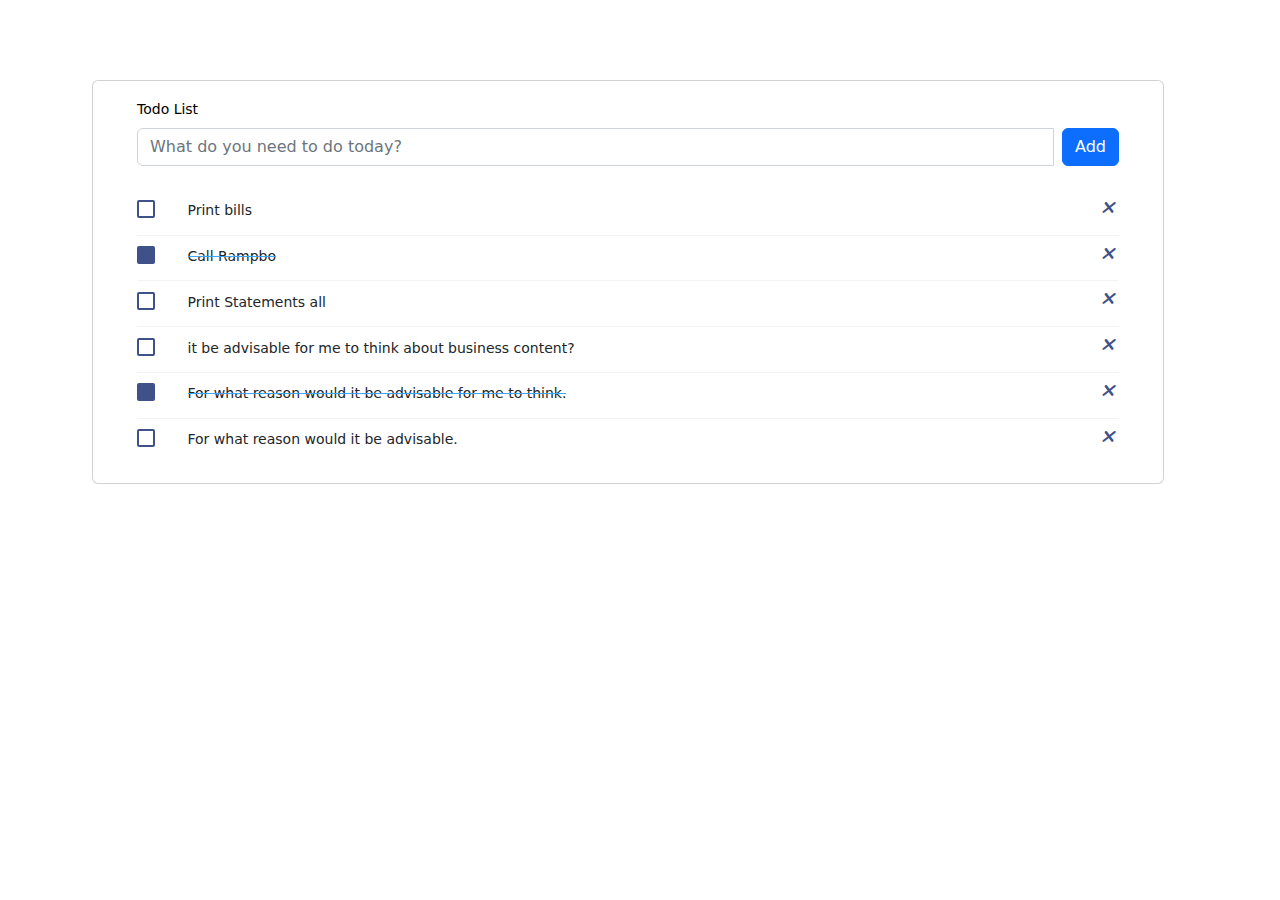
<file: addNewTask.html>
<!DOCTYPE html>
<html lang="en">

<head>
    <meta charset="UTF-8">
    <meta http-equiv="X-UA-Compatible" content="IE=edge">
    <meta name="viewport" content="width=device-width, initial-scale=1.0">
    <title>Add Tasks</title>

    <link rel="stylesheet" href="AddNewTask.css">
    <link rel="stylesheet" href="css/bootstrap.min.css">
    <link rel="stylesheet" href="css/all.min.css">
    <link
        href="https://fonts.googleapis.com/css?family=Open+Sans:300,300i,400,400i,600,600i,700,700i|Raleway:300,300i,400,400i,600,600i,700,700i"
        rel="stylesheet">

    <!-- Vendor CSS Files -->
    <link href="vendor/aos/aos.css" rel="stylesheet">
    <link href="vendor/bootstrap/css/bootstrap.min.css" rel="stylesheet">
    <link href="vendor/bootstrap-icons/bootstrap-icons.css" rel="stylesheet">
    <link href="vendor/boxicons/css/boxicons.min.css" rel="stylesheet">
    <link href="vendor/glightbox/css/glightbox.min.css" rel="stylesheet">
    <link href="vendor/swiper/swiper-bundle.min.css" rel="stylesheet">

    <script src="https://ajax.googleapis.com/ajax/libs/jquery/3.6.1/jquery.min.js"></script>

</head>

<body>

    <div class="page-content page-container" id="page-content">
        <div class="padding">
            <div class="row container d-flex justify-content-center">
                <div class="col-md-12">
                    <div class="card px-3">
                        <div class="card-body">
                            <h4 class="card-title">Todo list</h4>
                            <div class="add-items d-flex"> <input type="text" class="form-control todo-list-input"
                                    placeholder="What do you need to do today?"> 
                                    <a href="Design Jops.html">
                                        <button
                                    class="add btn btn-primary font-weight-bold todo-list-add-btn">Add</button>
                                    </a>
                                     </div>
                            <div class="list-wrapper">
                                <ul class="d-flex flex-column-reverse todo-list">
                                    <li>
                                        <div class="form-check"> <label class="form-check-label"> <input
                                                    class="checkbox" type="checkbox"> For what reason would it be
                                                advisable. <i class="input-helper"></i></label> </div> <i
                                            class="remove mdi mdi-close-circle-outline"></i>
                                    </li>
                                    <li class="completed">
                                        <div class="form-check"> <label class="form-check-label"> <input
                                                    class="checkbox" type="checkbox" checked=""> For what reason would
                                                it be advisable for me to think. <i class="input-helper"></i></label>
                                        </div> <i class="remove mdi mdi-close-circle-outline"></i>
                                    </li>
                                    <li>
                                        <div class="form-check"> <label class="form-check-label"> <input
                                                    class="checkbox" type="checkbox"> it be advisable for me to think
                                                about business content? <i class="input-helper"></i></label> </div> <i
                                            class="remove mdi mdi-close-circle-outline"></i>
                                    </li>
                                    <li>
                                        <div class="form-check"> <label class="form-check-label"> <input
                                                    class="checkbox" type="checkbox"> Print Statements all <i
                                                    class="input-helper"></i></label> </div> <i
                                            class="remove mdi mdi-close-circle-outline"></i>
                                    </li>
                                    <li class="completed">
                                        <div class="form-check"> <label class="form-check-label"> <input
                                                    class="checkbox" type="checkbox" checked=""> Call Rampbo <i
                                                    class="input-helper"></i></label> </div> <i
                                            class="remove mdi mdi-close-circle-outline"></i>
                                    </li>
                                    <li>
                                        <div class="form-check"> <label class="form-check-label"> <input
                                                    class="checkbox" type="checkbox"> Print bills <i
                                                    class="input-helper"></i></label> </div> <i
                                            class="remove mdi mdi-close-circle-outline"></i>
                                    </li>
                                </ul>
                            </div>
                        </div>
                    </div>
                </div>
            </div>
        </div>
    </div>


    <!-- Vendor JS Files -->
    <script src="vendor/aos/aos.js"></script>
    <script src="vendor/bootstrap/js/bootstrap.bundle.min.js"></script>
    <script src="vendor/glightbox/js/glightbox.min.js"></script>
    <script src="vendor/isotope-layout/isotope.pkgd.min.js"></script>
    <script src="vendor/swiper/swiper-bundle.min.js"></script>
    <script src="vendor/php-email-form/validate.js"></script>

    <script src="addNewTask.js"></script>
</body>

</html>
</file>
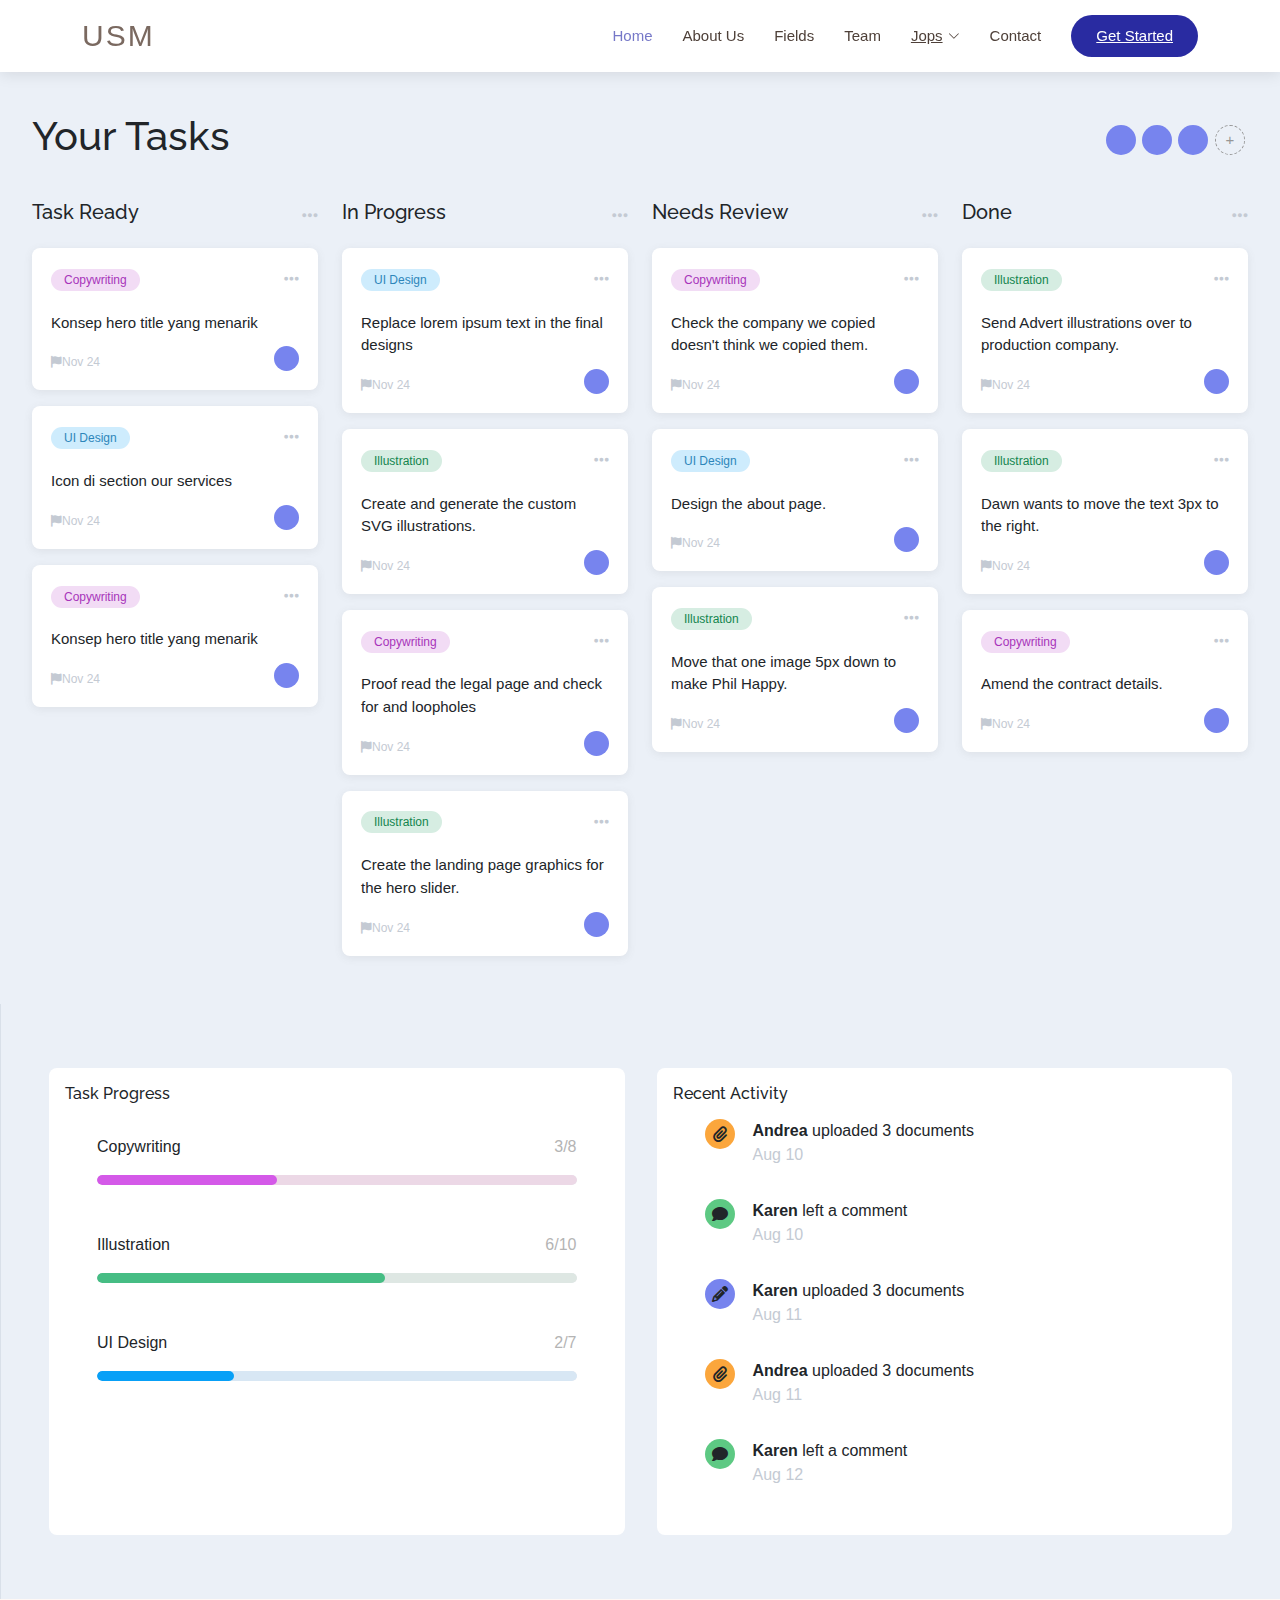
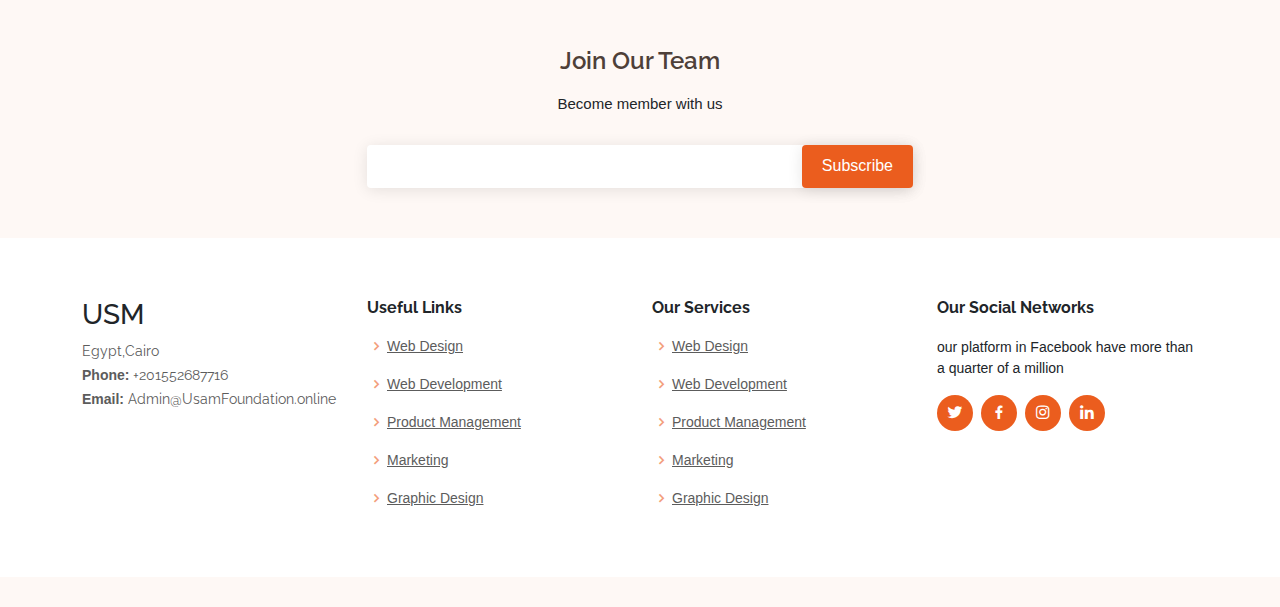
<file: Design Jops.html>
<!DOCTYPE html>
<html lang="en">

<head>
    <meta charset="UTF-8">
    <meta http-equiv="X-UA-Compatible" content="IE=edge">
    <meta name="viewport" content="width=device-width, initial-scale=1.0">
    <title>Document</title>

    <link rel="stylesheet" href="custom.css">
    <link rel="stylesheet" href="css/bootstrap.min.css">
    <link rel="stylesheet" href="css/all.min.css">
    <link href="https://fonts.googleapis.com/css?family=Open+Sans:300,300i,400,400i,600,600i,700,700i|Raleway:300,300i,400,400i,600,600i,700,700i" rel="stylesheet">

     <!-- Vendor CSS Files -->
  <link href="vendor/aos/aos.css" rel="stylesheet">
  <link href="vendor/bootstrap/css/bootstrap.min.css" rel="stylesheet">
  <link href="vendor/bootstrap-icons/bootstrap-icons.css" rel="stylesheet">
  <link href="vendor/boxicons/css/boxicons.min.css" rel="stylesheet">
  <link href="vendor/glightbox/css/glightbox.min.css" rel="stylesheet">
  <link href="vendor/swiper/swiper-bundle.min.css" rel="stylesheet">
</head>

<body>

      <!-- ======= Header ======= -->
  <header id="header" class="fixed-top d-flex align-items-center">
    <div class="container d-flex align-items-center justify-content-between">

      <div class="logo">
        <h1 class="text-light"><a href="index.html"><span>USM</span></a></h1>
       
      </div>

      <nav id="navbar" class="navbar" >
        <ul>
          <li><a class="nav-link scrollto active" href="Home.html">Home</a></li>
          <li><a class="nav-link scrollto" href="Home.html">About Us</a></li>
          <li><a class="nav-link scrollto" href="Home.html">Fields</a></li>
          <li><a class="nav-link scrollto" href="Home.html">Team</a></li>
          <li class="dropdown"><a href="#"><span>Jops</span> <i class="bi bi-chevron-down"></i></a>
            <ul>
              
              <li><a href="jops.html">Designer</a></li>
              <li><a href="jops.html">Developer</a></li>
              <li><a href="jops.html">Manager</a></li>
              <li><a href="jops.html">Accountant</a></li>
            </ul>
          </li>
          <li><a class="nav-link scrollto" href="Home.html">Contact</a></li>
          <li><a class="getstarted scrollto" href="Home.html">Get Started</a></li>
        </ul>
        <i class="bi bi-list mobile-nav-toggle"></i>
      </nav>

    </div>
  </header>
<br><br>
  
 
<main>
    <div class='app'>
        <main class='project'>
            <div class='project-info'>
                <h1>Your Tasks </h1>
                <div class='project-participants'>
                    <span></span>
                    <span></span>
                    <span></span>
                    <a href="addNewTask.html">
                        <button class='project-participants__add'> Add Participant</button>
                    </a>
                </div>
            </div>
            <div class='project-tasks'>
                <div class='project-column'>
                    <div class='project-column-heading'>
                        <h2 class='project-column-heading__title'>Task Ready</h2><button
                            class='project-column-heading__options'><i class="fas fa-ellipsis-h"></i></button>
                    </div>
                    <div class='task' draggable='true'>
                        <div class='task__tags'><span class='task__tag task__tag--copyright'>Copywriting</span><button
                                class='task__options'><i class="fas fa-ellipsis-h"></i></button></div>
                        <p>Konsep hero title yang menarik</p>
                        <div class='task__stats'>
                            <span><time datetime="2021-11-24T20:00:00"><i class="fas fa-flag"></i>Nov 24</time></span>
                            
                            <span class='task__owner'></span>
                        </div>
                    </div>

                    <div class='task' draggable='true'>
                        <div class='task__tags'><span class='task__tag task__tag--design'>UI Design</span><button
                                class='task__options'><i class="fas fa-ellipsis-h"></i></button></div>
                        <p>Icon di section our services</p>
                        <div class='task__stats'>
                            <span><time datetime="2021-11-24T20:00:00"><i class="fas fa-flag"></i>Nov 24</time></span>
                            
                            <span class='task__owner'></span>
                        </div>
                    </div>

                    <div class='task' draggable='true'>
                        <div class='task__tags'><span class='task__tag task__tag--copyright'>Copywriting</span><button
                                class='task__options'><i class="fas fa-ellipsis-h"></i></button></div>
                        <p>Konsep hero title yang menarik</p>
                        <div class='task__stats'>
                            <span><time datetime="2021-11-24T20:00:00"><i class="fas fa-flag"></i>Nov 24</time></span>
                           
                            <span class='task__owner'></span>
                        </div>
                    </div>
                </div>
                <div class='project-column'>
                    <div class='project-column-heading'>
                        <h2 class='project-column-heading__title'>In Progress</h2><button
                            class='project-column-heading__options'><i class="fas fa-ellipsis-h"></i></button>
                    </div>

                    <div class='task' draggable='true'>
                        <div class='task__tags'><span class='task__tag task__tag--design'>UI Design</span><button
                                class='task__options'><i class="fas fa-ellipsis-h"></i></button></div>
                        <p>Replace lorem ipsum text in the final designs</p>
                        <div class='task__stats'>
                            <span><time datetime="2021-11-24T20:00:00"><i class="fas fa-flag"></i>Nov 24</time></span>
                           
                            <span class='task__owner'></span>
                        </div>
                    </div>

                    <div class='task' draggable='true'>
                        <div class='task__tags'><span
                                class='task__tag task__tag--illustration'>Illustration</span><button
                                class='task__options'><i class="fas fa-ellipsis-h"></i></button></div>
                        <p>Create and generate the custom SVG illustrations.</p>
                        <div class='task__stats'>
                            <span><time datetime="2021-11-24T20:00:00"><i class="fas fa-flag"></i>Nov 24</time></span>
                          
                            <span class='task__owner'></span>
                        </div>
                    </div>

                    <div class='task' draggable='true'>
                        <div class='task__tags'><span class='task__tag task__tag--copyright'>Copywriting</span><button
                                class='task__options'><i class="fas fa-ellipsis-h"></i></button></div>
                        <p>Proof read the legal page and check for and loopholes</p>
                        <div class='task__stats'>
                            <span><time datetime="2021-11-24T20:00:00"><i class="fas fa-flag"></i>Nov 24</time></span>
                            
                            <span class='task__owner'></span>
                        </div>
                    </div>

                    <div class='task' draggable='true'>
                        <div class='task__tags'><span
                                class='task__tag task__tag--illustration'>Illustration</span><button
                                class='task__options'><i class="fas fa-ellipsis-h"></i></button></div>
                        <p>Create the landing page graphics for the hero slider.</p>
                        <div class='task__stats'>
                            <span><time datetime="2021-11-24T20:00:00"><i class="fas fa-flag"></i>Nov 24</time></span>
                            
                            <span class='task__owner'></span>
                        </div>
                    </div>

                </div>
                <div class='project-column'>
                    <div class='project-column-heading'>
                        <h2 class='project-column-heading__title'>Needs Review</h2><button
                            class='project-column-heading__options'><i class="fas fa-ellipsis-h"></i></button>
                    </div>

                    <div class='task' draggable='true'>
                        <div class='task__tags'><span class='task__tag task__tag--copyright'>Copywriting</span><button
                                class='task__options'><i class="fas fa-ellipsis-h"></i></button></div>
                        <p>Check the company we copied doesn't think we copied them.</p>
                        <div class='task__stats'>
                            <span><time datetime="2021-11-24T20:00:00"><i class="fas fa-flag"></i>Nov 24</time></span>
                           
                            <span class='task__owner'></span>
                        </div>
                    </div>
                    <div class='task' draggable='true'>
                        <div class='task__tags'><span class='task__tag task__tag--design'>UI Design</span><button
                                class='task__options'><i class="fas fa-ellipsis-h"></i></button></div>
                        <p>Design the about page.</p>
                        <div class='task__stats'>
                            <span><time datetime="2021-11-24T20:00:00"><i class="fas fa-flag"></i>Nov 24</time></span>
                           
                            <span class='task__owner'></span>
                        </div>
                    </div>
                    <div class='task' draggable='true'>
                        <div class='task__tags'><span
                                class='task__tag task__tag--illustration'>Illustration</span><button
                                class='task__options'><i class="fas fa-ellipsis-h"></i></button></div>
                        <p>Move that one image 5px down to make Phil Happy.</p>
                        <div class='task__stats'>
                            <span><time datetime="2021-11-24T20:00:00"><i class="fas fa-flag"></i>Nov 24</time></span>
                            
                            <span class='task__owner'></span>
                        </div>
                    </div>
                </div>
                <div class='project-column'>
                    <div class='project-column-heading'>
                        <h2 class='project-column-heading__title'>Done</h2><button
                            class='project-column-heading__options'><i class="fas fa-ellipsis-h"></i></button>
                    </div>

                    <div class='task' draggable='true'>
                        <div class='task__tags'><span
                                class='task__tag task__tag--illustration'>Illustration</span><button
                                class='task__options'><i class="fas fa-ellipsis-h"></i></button></div>
                        <p>Send Advert illustrations over to production company.</p>
                        <div class='task__stats'>
                            <span><time datetime="2021-11-24T20:00:00"><i class="fas fa-flag"></i>Nov 24</time></span>
                           
                            <span class='task__owner'></span>
                        </div>
                    </div>

                    <div class='task' draggable='true'>
                        <div class='task__tags'><span
                                class='task__tag task__tag--illustration'>Illustration</span><button
                                class='task__options'><i class="fas fa-ellipsis-h"></i></button></div>
                        <p>Dawn wants to move the text 3px to the right.</p>
                        <div class='task__stats'>
                            <span><time datetime="2021-11-24T20:00:00"><i class="fas fa-flag"></i>Nov 24</time></span>
                          
                            <span class='task__owner'></span>
                        </div>
                    </div>

                    <div class='task' draggable='true'>
                        <div class='task__tags'><span class='task__tag task__tag--copyright'>Copywriting</span><button
                                class='task__options'><i class="fas fa-ellipsis-h"></i></button></div>
                        <p>Amend the contract details.</p>
                        <div class='task__stats'>
                            <span><time datetime="2021-11-24T20:00:00"><i class="fas fa-flag"></i>Nov 24</time></span>
                           
                            <span class='task__owner'></span>
                        </div>
                    </div>

                </div>

            </div>
        </main>
        <aside class='task-details'>
            <div class='tag-progress'>
                <h2>Task Progress</h2>
                <div class='tag-progress'>
                    <p>Copywriting <span>3/8</span></p>
                    <progress class="progress progress--copyright" max="8" value="3"> 3 </progress>
                </div>
                <div class='tag-progress'>
                    <p>Illustration <span>6/10</span></p>
                    <progress class="progress progress--illustration" max="10" value="6"> 6 </progress>
                </div>
                <div class='tag-progress'>
                    <p>UI Design <span>2/7</span></p>
                    <progress class="progress progress--design" max="7" value="2"> 2 </progress>
                </div>
            </div>
            <div class='task-activity'>
                <h2>Recent Activity</h2>
                <ul>
                    <li>
                        <span class='task-icon task-icon--attachment'><i class="fas fa-paperclip"></i></span>
                        <b>Andrea </b>uploaded 3 documents
                        <time datetime="2021-11-24T20:00:00">Aug 10</time>
                    </li>
                    <li>
                        <span class='task-icon task-icon--comment'><i class="fas fa-comment"></i></span>
                        <b>Karen </b> left a comment
                        <time datetime="2021-11-24T20:00:00">Aug 10</time>
                    </li>
                    <li>
                        <span class='task-icon task-icon--edit'><i class="fas fa-pencil-alt"></i></span>
                        <b>Karen </b>uploaded 3 documents
                        <time datetime="2021-11-24T20:00:00">Aug 11</time>
                    </li>
                    <li>
                        <span class='task-icon task-icon--attachment'><i class="fas fa-paperclip"></i></span>
                        <b>Andrea </b>uploaded 3 documents
                        <time datetime="2021-11-24T20:00:00">Aug 11</time>
                    </li>
                    <li>
                        <span class='task-icon task-icon--comment'><i class="fas fa-comment"></i></span>
                        <b>Karen </b> left a comment
                        <time datetime="2021-11-24T20:00:00">Aug 12</time>
                    </li>
                </ul>
            </div>
        </aside>
    </div>
</main>
    

 <!-- ======= Footer ======= -->
 <footer id="footer">

    <div class="footer-newsletter">
      <div class="container">
        <div class="row justify-content-center">
          <div class="col-lg-6">
            <h4>Join Our Team</h4>
            <p>Become member with us </p>
            <form action="" method="post">
              <input type="email" name="email"><input type="submit" value="Subscribe">
            </form>
          </div>
        </div>
      </div>
    </div>
  
    <div class="footer-top">
      <div class="container">
        <div class="row">
  
          <div class="col-lg-3 col-md-6 footer-contact">
            <h3>USM</h3>
            <p>
              Egypt,Cairo<br>
              <strong>Phone:</strong> +201552687716<br>
              <strong>Email:</strong>  Admin@UsamFoundation.online<br>
            </p>
          </div>
  
          <div class="col-lg-3 col-md-6 footer-links">
            <h4>Useful Links</h4>
            <ul>
              <li><i class="bx bx-chevron-right"></i> <a href="Developer.html">Web Design</a></li>
              <li><i class="bx bx-chevron-right"></i> <a href="Developer.html">Web Development</a></li>
              <li><i class="bx bx-chevron-right"></i> <a href="Design Jops.html">Product Management</a></li>
              <li><i class="bx bx-chevron-right"></i> <a href="Design Jops.html">Marketing</a></li>
              <li><i class="bx bx-chevron-right"></i> <a href="Design Jops.html">Graphic Design</a></li>
            </ul>
          </div>
  
          <div class="col-lg-3 col-md-6 footer-links">
            <h4>Our Services</h4>
            <ul>
              <li><i class="bx bx-chevron-right"></i> <a href="#">Web Design</a></li>
              <li><i class="bx bx-chevron-right"></i> <a href="#">Web Development</a></li>
              <li><i class="bx bx-chevron-right"></i> <a href="#">Product Management</a></li>
              <li><i class="bx bx-chevron-right"></i> <a href="#">Marketing</a></li>
              <li><i class="bx bx-chevron-right"></i> <a href="#">Graphic Design</a></li>
            </ul>
          </div>
  
          <div class="col-lg-3 col-md-6 footer-links">
            <h4>Our Social Networks</h4>
            <p>our platform in Facebook have
              more than a quarter of a million</p>
            <div class="social-links mt-3">
              <a href="#" class="twitter"><i class="bx bxl-twitter"></i></a>
              <a href="https://www.facebook.com/Usam.Courses/?_rdc=2&_rdr" class="facebook"><i class="bx bxl-facebook"></i></a>
              <a href="https://www.instagram.com/usamfoundation/?utm_medium=copy_link" class="instagram"><i class="bx bxl-instagram"></i></a>
              <a href="#" class="linkedin"><i class="bx bxl-linkedin"></i></a>
            </div>
          </div>
  
        </div>
      </div>
    </div>
  
   
  </footer><!-- End Footer -->

    <!-- Vendor JS Files -->
    <script src="vendor/aos/aos.js"></script>
    <script src="vendor/bootstrap/js/bootstrap.bundle.min.js"></script>
    <script src="vendor/glightbox/js/glightbox.min.js"></script>
    <script src="vendor/isotope-layout/isotope.pkgd.min.js"></script>
    <script src="vendor/swiper/swiper-bundle.min.js"></script>
    <script src="vendor/php-email-form/validate.js"></script>
  
   <script src="script.js"></script>
</body>

</html>
</file>
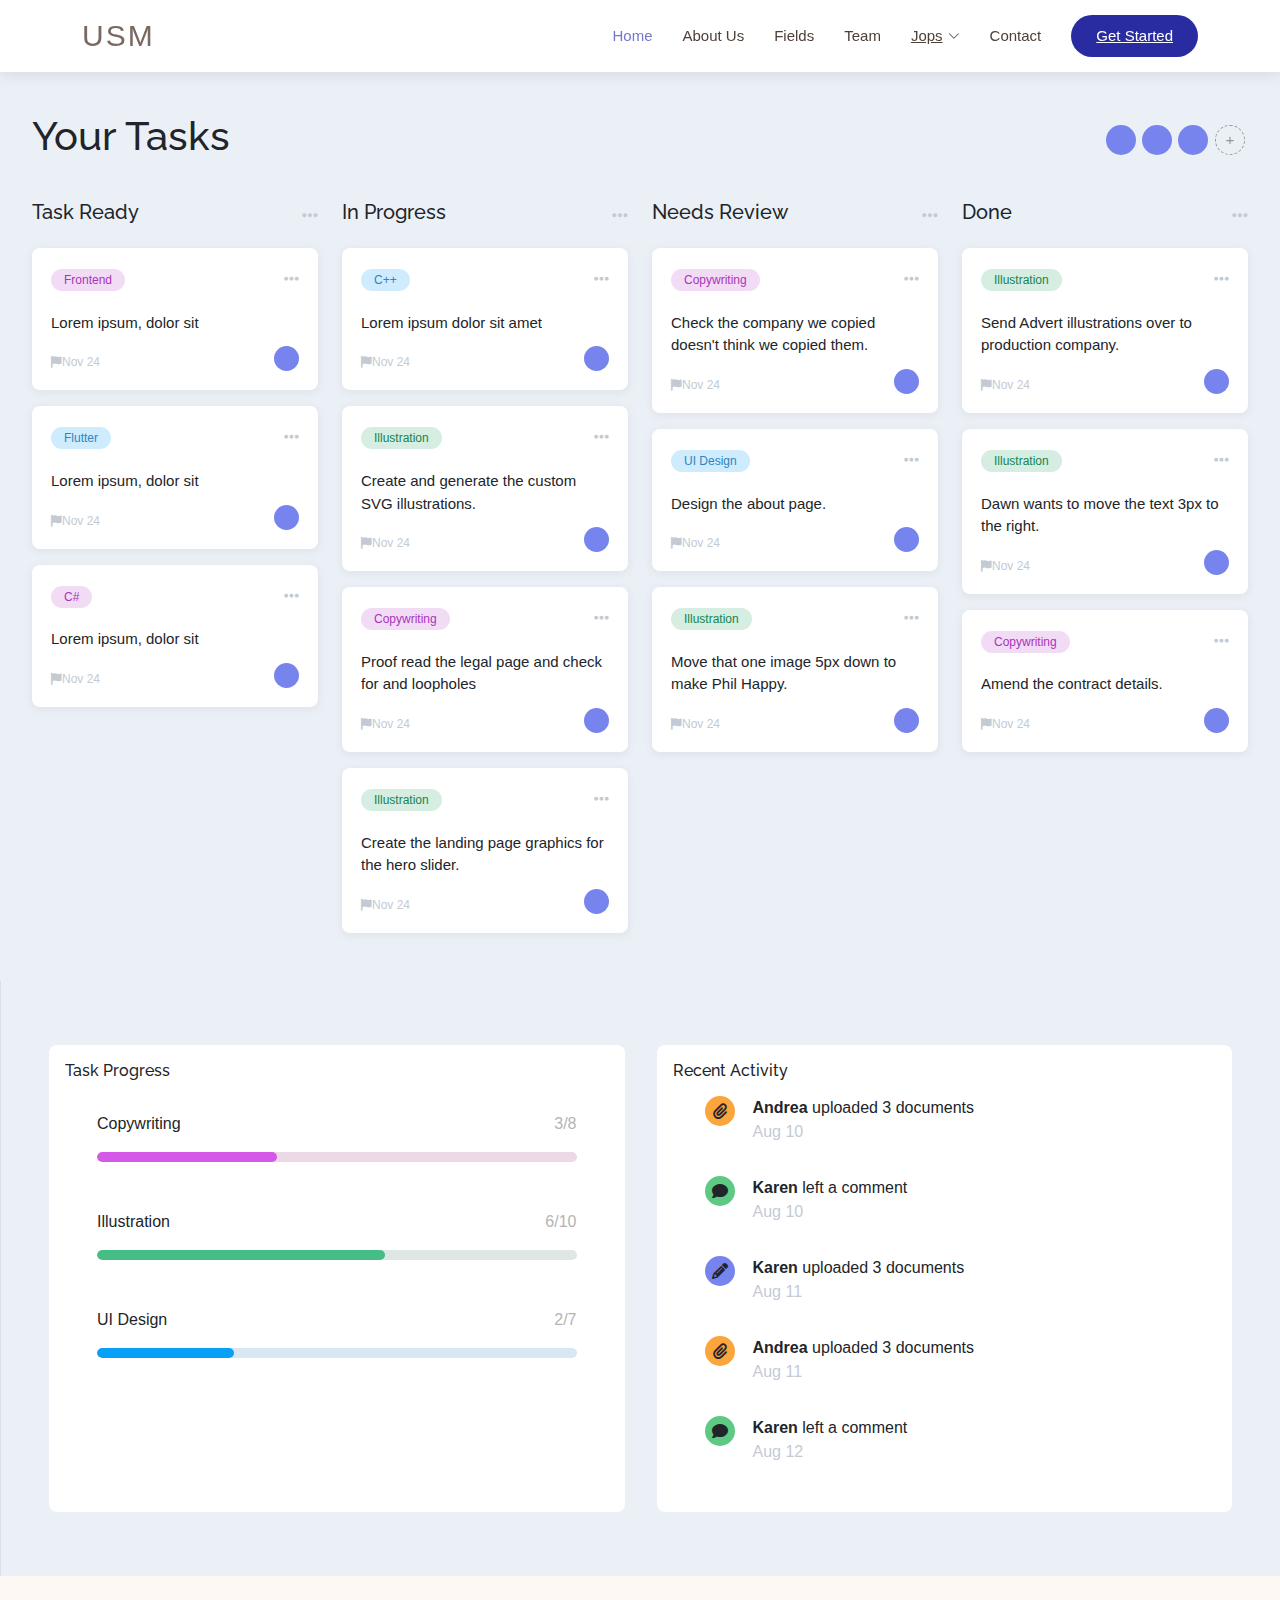
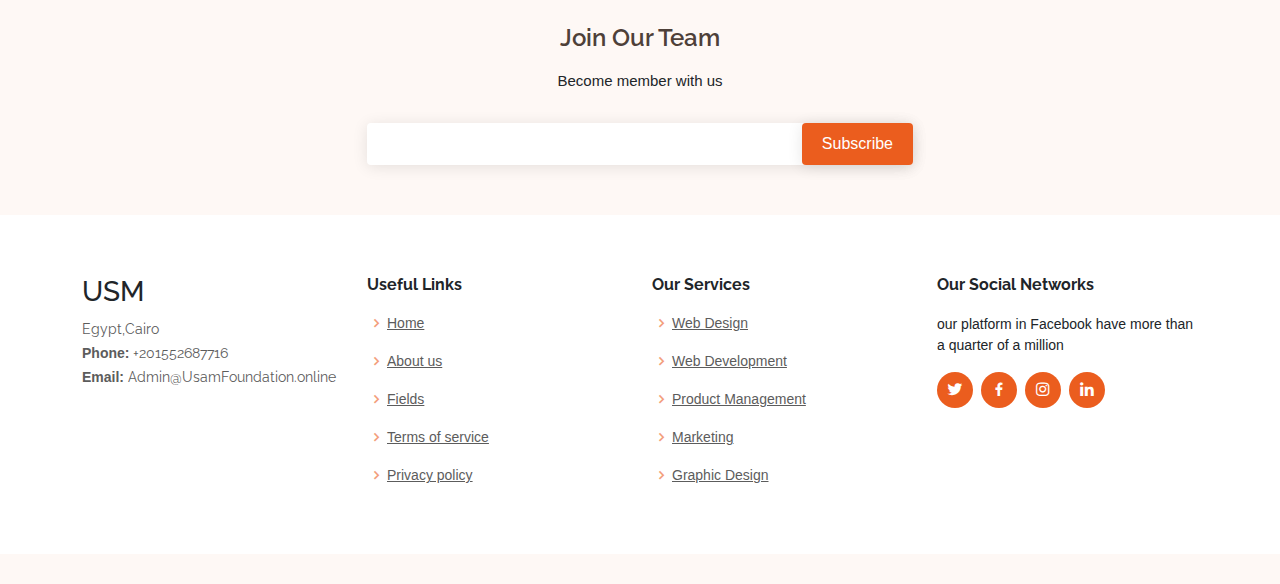
<file: Developer.html>
<!DOCTYPE html>
<html lang="en">

<head>
    <meta charset="UTF-8">
    <meta http-equiv="X-UA-Compatible" content="IE=edge">
    <meta name="viewport" content="width=device-width, initial-scale=1.0">
    <title>Document</title>

    <link rel="stylesheet" href="custom.css">
    <link rel="stylesheet" href="css/bootstrap.min.css">
    <link rel="stylesheet" href="css/all.min.css">
    <link href="https://fonts.googleapis.com/css?family=Open+Sans:300,300i,400,400i,600,600i,700,700i|Raleway:300,300i,400,400i,600,600i,700,700i" rel="stylesheet">

     <!-- Vendor CSS Files -->
  <link href="vendor/aos/aos.css" rel="stylesheet">
  <link href="vendor/bootstrap/css/bootstrap.min.css" rel="stylesheet">
  <link href="vendor/bootstrap-icons/bootstrap-icons.css" rel="stylesheet">
  <link href="vendor/boxicons/css/boxicons.min.css" rel="stylesheet">
  <link href="vendor/glightbox/css/glightbox.min.css" rel="stylesheet">
  <link href="vendor/swiper/swiper-bundle.min.css" rel="stylesheet">
</head>

<body>

      <!-- ======= Header ======= -->
  <header id="header" class="fixed-top d-flex align-items-center">
    <div class="container d-flex align-items-center justify-content-between">

      <div class="logo">
        <h1 class="text-light"><a href="index.html"><span>USM</span></a></h1>
        <!-- Uncomment below if you prefer to use an image logo -->
        <!-- <a href="index.html"><img src="assets/img/logo.png" alt="" class="img-fluid"></a>-->
      </div>

      <nav id="navbar" class="navbar" >
        <ul>
          <li><a class="nav-link scrollto active" href="Home.html">Home</a></li>
          <li><a class="nav-link scrollto" href="Home.html">About Us</a></li>
          <li><a class="nav-link scrollto" href="Home.html">Fields</a></li>
          <li><a class="nav-link scrollto" href="Home.html">Team</a></li>
          <li class="dropdown"><a href="#"><span>Jops</span> <i class="bi bi-chevron-down"></i></a>
            <ul>
              
              <li><a href="Design Jops.html">Designer</a></li>
              <li><a href="Developer.html">Developer</a></li>
              <li><a href="Design Jops.html">Manager</a></li>
              <li><a href="Developer.html">Accountant</a></li>
            </ul>
          </li>
          <li><a class="nav-link scrollto" href="#contact">Contact</a></li>
          <li><a class="getstarted scrollto" href="#about">Get Started</a></li>
        </ul>
        <i class="bi bi-list mobile-nav-toggle"></i>
      </nav><!-- .navbar -->

    </div>
  </header>
<br><br>
  <!-- End Header -->
 
<main>
    <div class='app'>
        <main class='project'>
            <div class='project-info'>
                <h1>Your Tasks </h1>
                <div class='project-participants'>
                    <span></span>
                    <span></span>
                    <span></span>
                    <a href="addNewTask.html">
                        <button class='project-participants__add'> Add Participant</button>
                    </a>
                </div>
            </div>
            <div class='project-tasks'>
                <div class='project-column'>
                    <div class='project-column-heading'>
                        <h2 class='project-column-heading__title'>Task Ready</h2><button
                            class='project-column-heading__options'><i class="fas fa-ellipsis-h"></i></button>
                    </div>
                    <div class='task' draggable='true'>
                        <div class='task__tags'><span class='task__tag task__tag--copyright'>Frontend</span><button
                                class='task__options'><i class="fas fa-ellipsis-h"></i></button></div>
                        <p>Lorem ipsum, dolor sit </p>
                        <div class='task__stats'>
                            <span><time datetime="2021-11-24T20:00:00"><i class="fas fa-flag"></i>Nov 24</time></span>
                            <span class='task__owner'></span>
                        </div>
                    </div>

                    <div class='task' draggable='true'>
                        <div class='task__tags'><span class='task__tag task__tag--design'>Flutter</span><button
                                class='task__options'><i class="fas fa-ellipsis-h"></i></button></div>
                        <p>Lorem ipsum, dolor sit</p>
                        <div class='task__stats'>
                            <span><time datetime="2021-11-24T20:00:00"><i class="fas fa-flag"></i>Nov 24</time></span>
                            <span class='task__owner'></span>
                        </div>
                    </div>

                    <div class='task' draggable='true'>
                        <div class='task__tags'><span class='task__tag task__tag--copyright'>C#</span><button
                                class='task__options'><i class="fas fa-ellipsis-h"></i></button></div>
                        <p>Lorem ipsum, dolor sit</p>
                        <div class='task__stats'>
                            <span><time datetime="2021-11-24T20:00:00"><i class="fas fa-flag"></i>Nov 24</time></span>
                            <span class='task__owner'></span>
                        </div>
                    </div>
                </div>
                <div class='project-column'>
                    <div class='project-column-heading'>
                        <h2 class='project-column-heading__title'>In Progress</h2><button
                            class='project-column-heading__options'><i class="fas fa-ellipsis-h"></i></button>
                    </div>

                    <div class='task' draggable='true'>
                        <div class='task__tags'><span class='task__tag task__tag--design'>C++</span><button
                                class='task__options'><i class="fas fa-ellipsis-h"></i></button></div>
                        <p>Lorem ipsum dolor sit amet</p>
                        <div class='task__stats'>
                            <span><time datetime="2021-11-24T20:00:00"><i class="fas fa-flag"></i>Nov 24</time></span>

                            <span class='task__owner'></span>
                        </div>
                    </div>

                    <div class='task' draggable='true'>
                        <div class='task__tags'><span
                                class='task__tag task__tag--illustration'>Illustration</span><button
                                class='task__options'><i class="fas fa-ellipsis-h"></i></button></div>
                        <p>Create and generate the custom SVG illustrations.</p>
                        <div class='task__stats'>
                            <span><time datetime="2021-11-24T20:00:00"><i class="fas fa-flag"></i>Nov 24</time></span>
                            
                            <span class='task__owner'></span>
                        </div>
                    </div>

                    <div class='task' draggable='true'>
                        <div class='task__tags'><span class='task__tag task__tag--copyright'>Copywriting</span><button
                                class='task__options'><i class="fas fa-ellipsis-h"></i></button></div>
                        <p>Proof read the legal page and check for and loopholes</p>
                        <div class='task__stats'>
                            <span><time datetime="2021-11-24T20:00:00"><i class="fas fa-flag"></i>Nov 24</time></span>
                        
                            <span class='task__owner'></span>
                        </div>
                    </div>

                    <div class='task' draggable='true'>
                        <div class='task__tags'><span
                                class='task__tag task__tag--illustration'>Illustration</span><button
                                class='task__options'><i class="fas fa-ellipsis-h"></i></button></div>
                        <p>Create the landing page graphics for the hero slider.</p>
                        <div class='task__stats'>
                            <span><time datetime="2021-11-24T20:00:00"><i class="fas fa-flag"></i>Nov 24</time></span>
                            
                            <span class='task__owner'></span>
                        </div>
                    </div>

                </div>
                <div class='project-column'>
                    <div class='project-column-heading'>
                        <h2 class='project-column-heading__title'>Needs Review</h2><button
                            class='project-column-heading__options'><i class="fas fa-ellipsis-h"></i></button>
                    </div>

                    <div class='task' draggable='true'>
                        <div class='task__tags'><span class='task__tag task__tag--copyright'>Copywriting</span><button
                                class='task__options'><i class="fas fa-ellipsis-h"></i></button></div>
                        <p>Check the company we copied doesn't think we copied them.</p>
                        <div class='task__stats'>
                            <span><time datetime="2021-11-24T20:00:00"><i class="fas fa-flag"></i>Nov 24</time></span>
                            
                            <span class='task__owner'></span>
                        </div>
                    </div>
                    <div class='task' draggable='true'>
                        <div class='task__tags'><span class='task__tag task__tag--design'>UI Design</span><button
                                class='task__options'><i class="fas fa-ellipsis-h"></i></button></div>
                        <p>Design the about page.</p>
                        <div class='task__stats'>
                            <span><time datetime="2021-11-24T20:00:00"><i class="fas fa-flag"></i>Nov 24</time></span>
                          
                            <span class='task__owner'></span>
                        </div>
                    </div>
                    <div class='task' draggable='true'>
                        <div class='task__tags'><span
                                class='task__tag task__tag--illustration'>Illustration</span><button
                                class='task__options'><i class="fas fa-ellipsis-h"></i></button></div>
                        <p>Move that one image 5px down to make Phil Happy.</p>
                        <div class='task__stats'>
                            <span><time datetime="2021-11-24T20:00:00"><i class="fas fa-flag"></i>Nov 24</time></span>
                            
                            <span class='task__owner'></span>
                        </div>
                    </div>
                </div>
                <div class='project-column'>
                    <div class='project-column-heading'>
                        <h2 class='project-column-heading__title'>Done</h2><button
                            class='project-column-heading__options'><i class="fas fa-ellipsis-h"></i></button>
                    </div>

                    <div class='task' draggable='true'>
                        <div class='task__tags'><span
                                class='task__tag task__tag--illustration'>Illustration</span><button
                                class='task__options'><i class="fas fa-ellipsis-h"></i></button></div>
                        <p>Send Advert illustrations over to production company.</p>
                        <div class='task__stats'>
                            <span><time datetime="2021-11-24T20:00:00"><i class="fas fa-flag"></i>Nov 24</time></span>
                           
                            <span class='task__owner'></span>
                        </div>
                    </div>

                    <div class='task' draggable='true'>
                        <div class='task__tags'><span
                                class='task__tag task__tag--illustration'>Illustration</span><button
                                class='task__options'><i class="fas fa-ellipsis-h"></i></button></div>
                        <p>Dawn wants to move the text 3px to the right.</p>
                        <div class='task__stats'>
                            <span><time datetime="2021-11-24T20:00:00"><i class="fas fa-flag"></i>Nov 24</time></span>
                            
                            <span class='task__owner'></span>
                        </div>
                    </div>

                    <div class='task' draggable='true'>
                        <div class='task__tags'><span class='task__tag task__tag--copyright'>Copywriting</span><button
                                class='task__options'><i class="fas fa-ellipsis-h"></i></button></div>
                        <p>Amend the contract details.</p>
                        <div class='task__stats'>
                            <span><time datetime="2021-11-24T20:00:00"><i class="fas fa-flag"></i>Nov 24</time></span>
                           
                            <span class='task__owner'></span>
                        </div>
                    </div>

                </div>

            </div>
        </main>
        <aside class='task-details'>
            <div class='tag-progress'>
                <h2>Task Progress</h2>
                <div class='tag-progress'>
                    <p>Copywriting <span>3/8</span></p>
                    <progress class="progress progress--copyright" max="8" value="3"> 3 </progress>
                </div>
                <div class='tag-progress'>
                    <p>Illustration <span>6/10</span></p>
                    <progress class="progress progress--illustration" max="10" value="6"> 6 </progress>
                </div>
                <div class='tag-progress'>
                    <p>UI Design <span>2/7</span></p>
                    <progress class="progress progress--design" max="7" value="2"> 2 </progress>
                </div>
            </div>
            <div class='task-activity'>
                <h2>Recent Activity</h2>
                <ul>
                    <li>
                        <span class='task-icon task-icon--attachment'><i class="fas fa-paperclip"></i></span>
                        <b>Andrea </b>uploaded 3 documents
                        <time datetime="2021-11-24T20:00:00">Aug 10</time>
                    </li>
                    <li>
                        <span class='task-icon task-icon--comment'><i class="fas fa-comment"></i></span>
                        <b>Karen </b> left a comment
                        <time datetime="2021-11-24T20:00:00">Aug 10</time>
                    </li>
                    <li>
                        <span class='task-icon task-icon--edit'><i class="fas fa-pencil-alt"></i></span>
                        <b>Karen </b>uploaded 3 documents
                        <time datetime="2021-11-24T20:00:00">Aug 11</time>
                    </li>
                    <li>
                        <span class='task-icon task-icon--attachment'><i class="fas fa-paperclip"></i></span>
                        <b>Andrea </b>uploaded 3 documents
                        <time datetime="2021-11-24T20:00:00">Aug 11</time>
                    </li>
                    <li>
                        <span class='task-icon task-icon--comment'><i class="fas fa-comment"></i></span>
                        <b>Karen </b> left a comment
                        <time datetime="2021-11-24T20:00:00">Aug 12</time>
                    </li>
                </ul>
            </div>
        </aside>
    </div>
</main>
    

 <!-- ======= Footer ======= -->
 <footer id="footer">

    <div class="footer-newsletter">
      <div class="container">
        <div class="row justify-content-center">
          <div class="col-lg-6">
            <h4>Join Our Team</h4>
            <p>Become member with us </p>
            <form action="" method="post">
              <input type="email" name="email"><input type="submit" value="Subscribe">
            </form>
          </div>
        </div>
      </div>
    </div>
  
    <div class="footer-top">
      <div class="container">
        <div class="row">
  
          <div class="col-lg-3 col-md-6 footer-contact">
            <h3>USM</h3>
            <p>
              Egypt,Cairo<br>
              <strong>Phone:</strong> +201552687716<br>
              <strong>Email:</strong>  Admin@UsamFoundation.online<br>
            </p>
          </div>
  
          <div class="col-lg-3 col-md-6 footer-links">
            <h4>Useful Links</h4>
            <ul>
              <li><i class="bx bx-chevron-right"></i> <a href="#">Home</a></li>
              <li><i class="bx bx-chevron-right"></i> <a href="#">About us</a></li>
              <li><i class="bx bx-chevron-right"></i> <a href="#">Fields</a></li>
              <li><i class="bx bx-chevron-right"></i> <a href="#">Terms of service</a></li>
              <li><i class="bx bx-chevron-right"></i> <a href="#">Privacy policy</a></li>
            </ul>
          </div>
  
          <div class="col-lg-3 col-md-6 footer-links">
            <h4>Our Services</h4>
            <ul>
              <li><i class="bx bx-chevron-right"></i> <a href="Developer.html">Web Design</a></li>
              <li><i class="bx bx-chevron-right"></i> <a href="Developer.html">Web Development</a></li>
              <li><i class="bx bx-chevron-right"></i> <a href="Design Jops.html">Product Management</a></li>
              <li><i class="bx bx-chevron-right"></i> <a href="Design Jops.html">Marketing</a></li>
              <li><i class="bx bx-chevron-right"></i> <a href="Design Jops.html">Graphic Design</a></li>
            </ul>
          </div>
  
          <div class="col-lg-3 col-md-6 footer-links">
            <h4>Our Social Networks</h4>
            <p>our platform in Facebook have
              more than a quarter of a million</p>
            <div class="social-links mt-3">
              <a href="#" class="twitter"><i class="bx bxl-twitter"></i></a>
              <a href="https://www.facebook.com/Usam.Courses/?_rdc=2&_rdr" class="facebook"><i class="bx bxl-facebook"></i></a>
              <a href="https://www.instagram.com/usamfoundation/?utm_medium=copy_link" class="instagram"><i class="bx bxl-instagram"></i></a>
              <a href="#" class="linkedin"><i class="bx bxl-linkedin"></i></a>
            </div>
          </div>
  
        </div>
      </div>
    </div>
  
   
  </footer><!-- End Footer -->

    <!-- Vendor JS Files -->
    <script src="vendor/aos/aos.js"></script>
    <script src="vendor/bootstrap/js/bootstrap.bundle.min.js"></script>
    <script src="vendor/glightbox/js/glightbox.min.js"></script>
    <script src="vendor/isotope-layout/isotope.pkgd.min.js"></script>
    <script src="vendor/swiper/swiper-bundle.min.js"></script>
    <script src="vendor/php-email-form/validate.js"></script>
  
   <script src="script.js"></script>
</body>

</html>
</file>
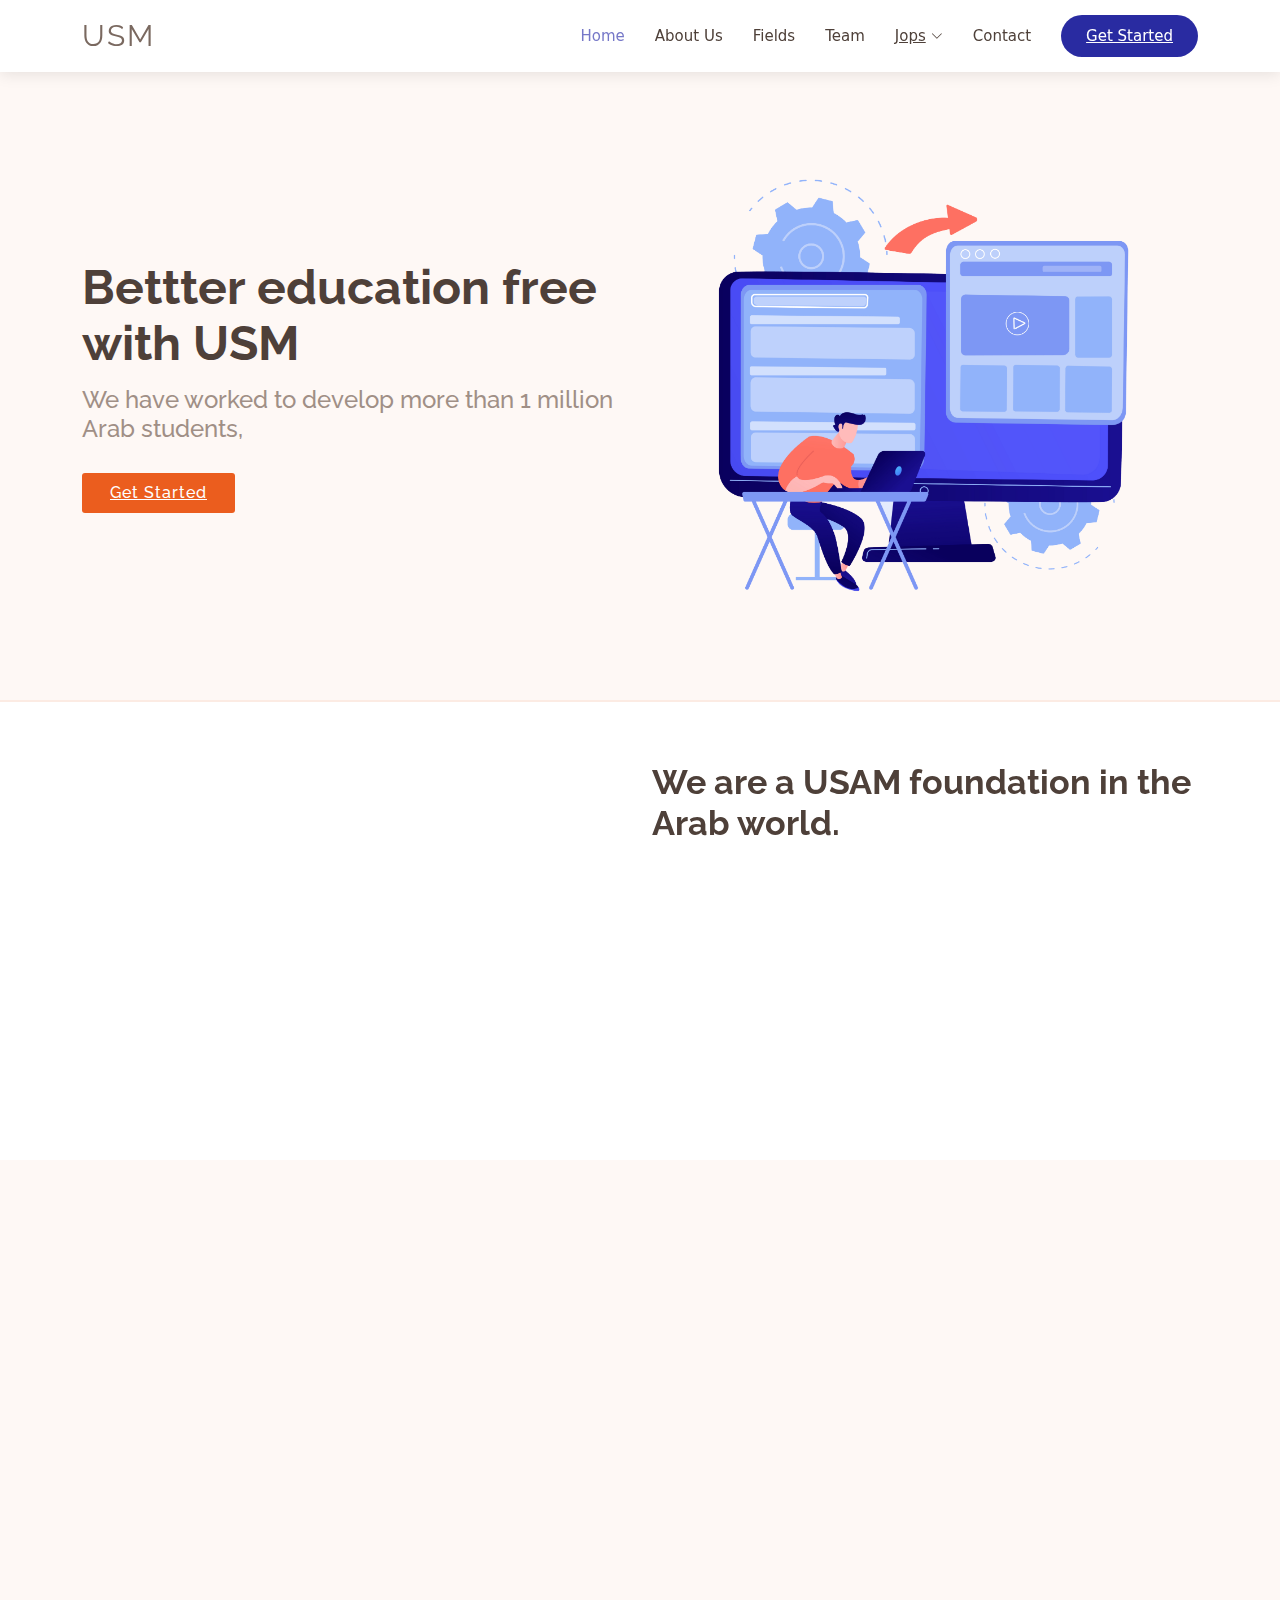
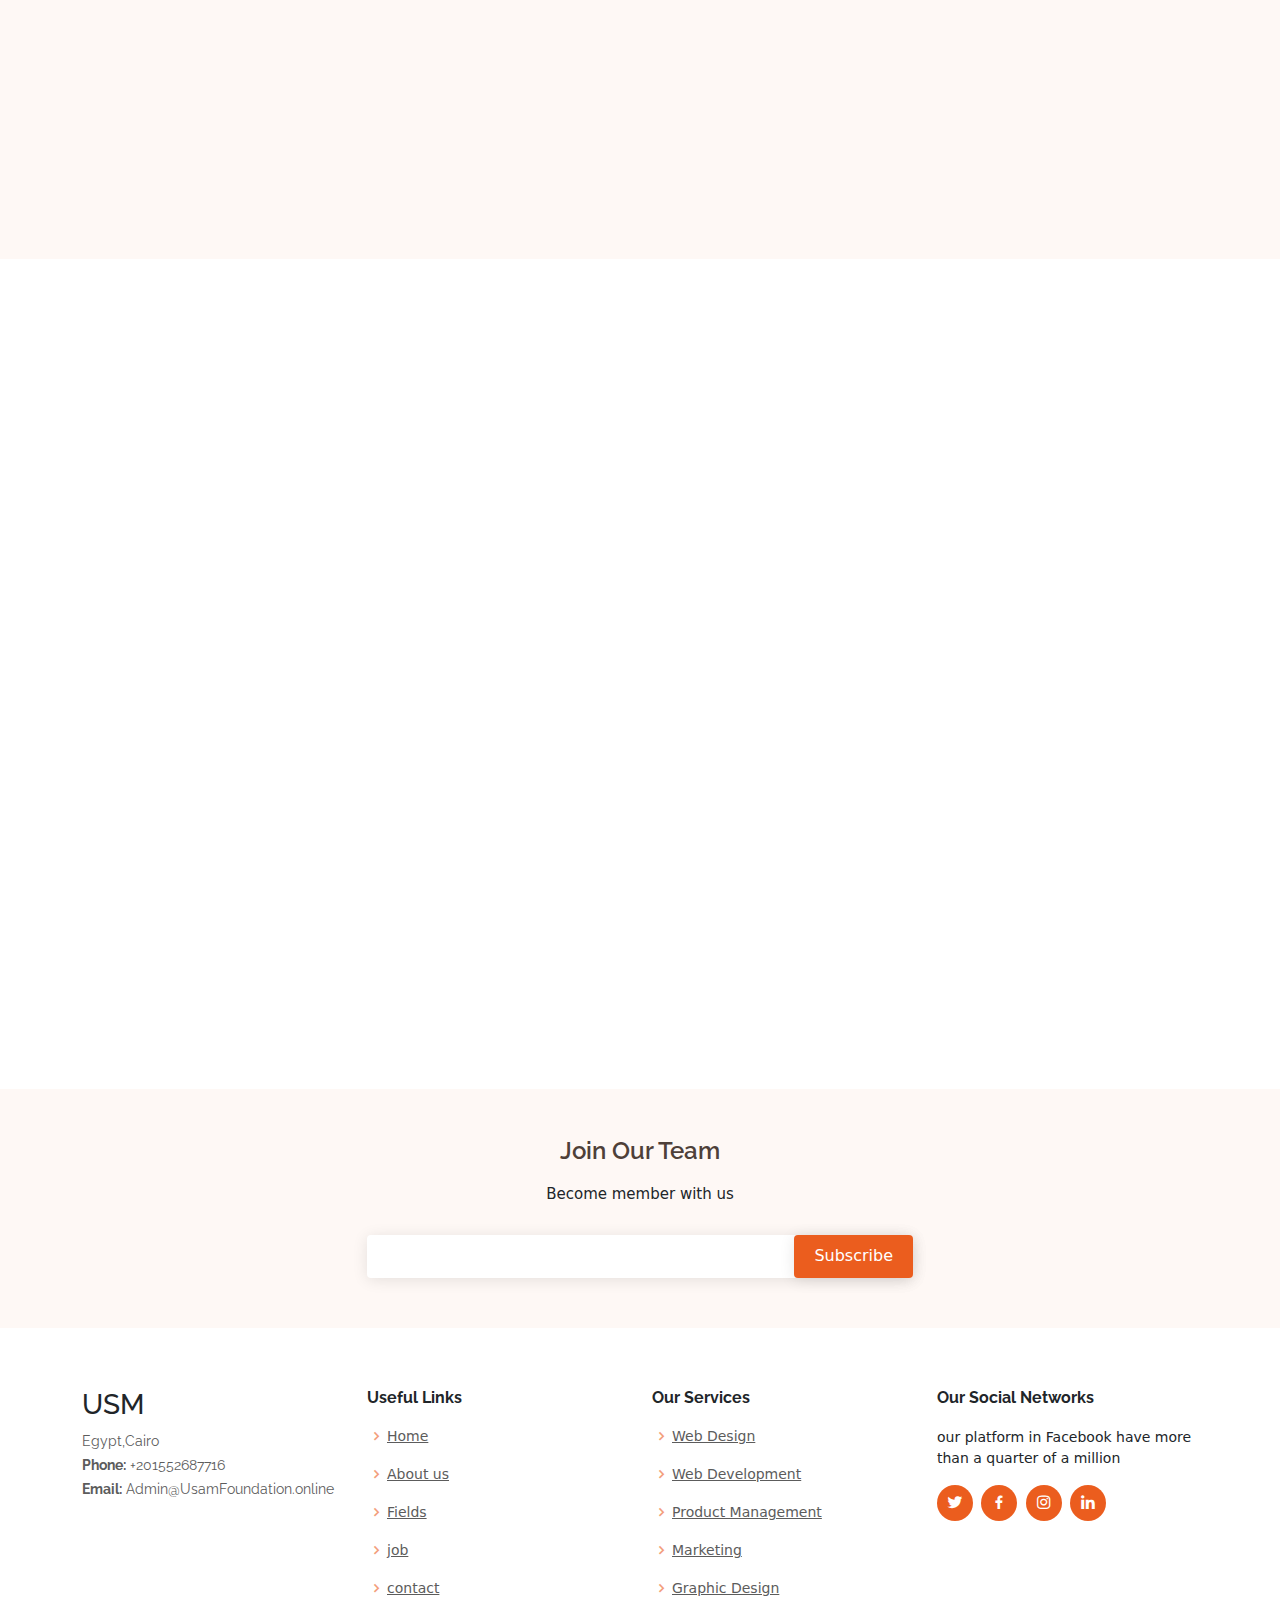
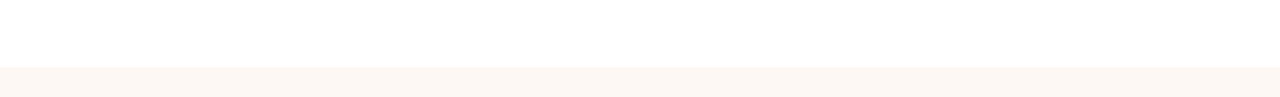
<file: Home.html>
<!DOCTYPE html>
<html lang="en">
<head>
    <meta charset="UTF-8">
    <meta http-equiv="X-UA-Compatible" content="IE=edge">
    <meta name="viewport" content="width=device-width, initial-scale=1.0">
    <title>Home Page</title>
    <link rel="stylesheet" href="loginPage.css">
    <link rel="stylesheet" href="css/bootstrap.min.css">
    <link rel="stylesheet" href="css/all.min.css">
    <link href="https://fonts.googleapis.com/css?family=Open+Sans:300,300i,400,400i,600,600i,700,700i|Raleway:300,300i,400,400i,600,600i,700,700i" rel="stylesheet">

     <!-- Vendor CSS Files -->
  <link href="vendor/aos/aos.css" rel="stylesheet">
  <link href="vendor/bootstrap/css/bootstrap.min.css" rel="stylesheet">
  <link href="vendor/bootstrap-icons/bootstrap-icons.css" rel="stylesheet">
  <link href="vendor/boxicons/css/boxicons.min.css" rel="stylesheet">
  <link href="vendor/glightbox/css/glightbox.min.css" rel="stylesheet">
  <link href="vendor/swiper/swiper-bundle.min.css" rel="stylesheet">
</head>
<body>
    
     <!-- ======= Header ======= -->
  <header id="header" class="fixed-top d-flex align-items-center">
    <div class="container d-flex align-items-center justify-content-between">

      <div class="logo">
        <h1 class="text-light"><a href="index.html"><span>USM</span></a></h1>
      </div>

      <nav id="navbar" class="navbar" >
        <ul>
          <li><a class="nav-link scrollto active" href="#hero">Home</a></li>
          <li><a class="nav-link scrollto" href="#about">About Us</a></li>
          <li><a class="nav-link scrollto" href="#services">Fields</a></li>
          <li><a class="nav-link scrollto" href="#team">Team</a></li>
          <li class="dropdown"><a href="#"><span>Jops</span> <i class="bi bi-chevron-down"></i></a>
            <ul>
              
              <li><a href="Design Jops.html">Designer</a></li>
              <li><a href="Developer.html">Developer</a></li>
              <li><a href="Design Jops.html">Manager</a></li>
              <li><a href="Developer.html">Accountant</a></li>
            </ul>
          </li>
          <li><a class="nav-link scrollto" href="#contact">Contact</a></li>
          <li><a class="getstarted scrollto" href="#about">Get Started</a></li>
        </ul>
        <i class="bi bi-list mobile-nav-toggle"></i>
      </nav>

    </div>
  </header>
    

   <!-- ======= Hero Section ======= -->
   <section id="hero" class="d-flex align-items-center">

    <div class="container">
      <div class="row gy-4">
        <div class="col-lg-6 order-2 order-lg-1 d-flex flex-column justify-content-center">
          <h1>Bettter education free with USM</h1>
          <h2> We have worked to develop more than 1 million Arab students,</h2>
          <div>
            <a href="#about" class="btn-get-started scrollto">Get Started</a>
          </div>
        </div>
        <div class="col-lg-6 order-1 order-lg-2 hero-img">
          <img src="Images/11668824_20945386.png" class="img-fluid animated" alt="">
        </div>
      </div>
    </div>

  </section><!-- End Hero -->

  <main id="main">

    <!-- ======= About Section ======= -->
    <section id="about" class="about">
      <div class="container">

        <div class="row justify-content-between">
          <div class="col-lg-5 d-flex align-items-center justify-content-center about-img">
            <img src="Images/about-img.svg" class="img-fluid" alt="" data-aos="zoom-in" >
          </div>
        
          <div class="col-lg-6 pt-5 pt-lg-0" >
            <h3 data-aos="fade-up">We are a USAM foundation in the
              Arab world.</h3>
            <p data-aos="fade-up" data-aos-delay="100">
              Our slogan is
that every Arab student
deserves a better education free
of charge and of good quality is
possible in the Arab world in
2020, especially in Abril.       </p>

            <div class="row">
              <div class="col-md-6" data-aos="fade-up" data-aos-delay="100">
                <i class="bx bx-receipt"></i>
                <h4>Delivering education</h4>
                <p>Delivering it to all
                  categories of our Egyptian and Arab
                  society,</p>
              </div>
              <div class="col-md-6" data-aos="fade-up" data-aos-delay="200">
                <i class="bx bx-cube-alt"></i>
                <h4>Establishing education</h4>
                <p> Establishing our
                  own educational systems
                  </p>
              </div>
            </div>
          </div>
        </div>

      </div>
    </section><!-- End About Section -->

    <!-- ======= Services Section ======= -->
    <section id="services" class="services section-bg">
      <div class="container" data-aos="fade-up">

        <div class="section-title">
          <h2>Fieldes</h2>
          <p>Check out the great field we offer</p>
        </div>

        <div class="row">
          <div class="col-md-6 col-lg-3 d-flex align-items-stretch" data-aos="zoom-in" data-aos-delay="100">
            <div class="icon-box">
              <div class="icon"><i class="bx bxl-dribbble"></i></div>
              <h4 class="title"><a href=""> Projects field</a></h4>
              <p class="description">we aim to present more
                than 100 projects during 2022, 15
                projects from the initial stages have
                been completed.</p>
            </div>
          </div>

          <div class="col-md-6 col-lg-3 d-flex align-items-stretch" data-aos="zoom-in" data-aos-delay="200">
            <div class="icon-box">
              <div class="icon"><i class="bx bx-file"></i></div>
              <h4 class="title"><a href=""> Space field</a></h4>
              <p class="description"> We work in two parts, one
                part is about researching each planet
                and making challenges for me, and the
                other part is related to space projects.</p>
            </div>
          </div>

          <div class="col-md-6 col-lg-3 d-flex align-items-stretch" data-aos="zoom-in" data-aos-delay="300">
            <div class="icon-box">
              <div class="icon"><i class="bx bx-tachometer"></i></div>
              <h4 class="title"><a href=""> Charity field</a></h4>
              <p class="description">We working to change the lives of families
                below the line of life and to reach with
                it results that lead to a decent living
                for them, in addition to covering all the
                special needs of the largest possible
                number of families. </p>
            </div>
          </div>

          <div class="col-md-6 col-lg-3 d-flex align-items-stretch" data-aos="zoom-in" data-aos-delay="400">
            <div class="icon-box">
              <div class="icon"><i class="bx bx-world"></i></div>
              <h4 class="title"><a href=""> Educational field </a></h4>
              <p class="description">We are working
                on producing education in a different
                form that keeps pace with the
                technological development that we live
                in, in addition to providing it in
                different forms and for all groups.</p>
            </div>
          </div>

        </div>

      </div>
    </section><!-- End Services Section -->

   
    <!-- ======= Contact Us Section ======= -->
    <section id="contact" class="contact">
      <div class="container" data-aos="fade-up">

        <div class="section-title">
          <h2>Contact Us</h2>
          <p>Contact us the get started</p>
        </div>

        <div class="row">

          <div class="col-lg-5 d-flex align-items-stretch" data-aos="fade-up" data-aos-delay="100">
            <div class="info">
              <div class="address">
                <i class="bi bi-geo-alt"></i>
                <h4>Location:</h4>
                <p>Egypt,Cairo</p>
              </div>

              <div class="email">
                <i class="bi bi-envelope"></i>
                <h4>Email:</h4>
                <p>
                  Admin@UsamFoundation.online</p>
              </div>

              <div class="phone">
                <i class="bi bi-phone"></i>
                <h4>Call:</h4>
                <p>+201552687716</p>
              </div>

            </div>

          </div>

          <div class="col-lg-7 mt-5 mt-lg-0 d-flex align-items-stretch" data-aos="fade-up" data-aos-delay="200">
            <form action="forms/contact.php" method="post" role="form" class="php-email-form">
              <div class="row">
                <div class="form-group col-md-6">
                  <label for="name">Your Name</label>
                  <input type="text" name="name" class="form-control" id="name" placeholder="Your Name" required>
                </div>
                <div class="form-group col-md-6 mt-3 mt-md-0">
                  <label for="name">Your Email</label>
                  <input type="email" class="form-control" name="email" id="email" placeholder="Your Email" required>
                </div>
              </div>
              <div class="form-group mt-3">
                <label for="name">Subject</label>
                <input type="text" class="form-control" name="subject" id="subject" placeholder="Subject" required>
              </div>
              <div class="form-group mt-3">
                <label for="name">Message</label>
                <textarea class="form-control" name="message" rows="10" required></textarea>
              </div>
              <div class="my-3">
                <div class="loading">Loading</div>
                <div class="error-message"></div>
                <div class="sent-message">Your message has been sent. Thank you!</div>
              </div>
              <div class="text-center"><button type="submit">Send Message</button></div>
            </form>
          </div>

        </div>

      </div>
    </section><!-- End Contact Us Section -->

  </main><!-- End #main -->

 <!-- ======= Footer ======= -->
 <footer id="footer">

  <div class="footer-newsletter">
    <div class="container">
      <div class="row justify-content-center">
        <div class="col-lg-6">
          <h4>Join Our Team</h4>
          <p>Become member with us </p>
          <form action="" method="post">
            <input type="email" name="email"><input type="submit" value="Subscribe">
          </form>
        </div>
      </div>
    </div>
  </div>

  <div class="footer-top">
    <div class="container">
      <div class="row">

        <div class="col-lg-3 col-md-6 footer-contact">
          <h3>USM</h3>
          <p>
            Egypt,Cairo<br>
            <strong>Phone:</strong> +201552687716<br>
            <strong>Email:</strong>  Admin@UsamFoundation.online<br>
          </p>
        </div>

        <div class="col-lg-3 col-md-6 footer-links">
          <h4>Useful Links</h4>
          <ul>
            <li><i class="bx bx-chevron-right"></i> <a href="#">Home</a></li>
            <li><i class="bx bx-chevron-right"></i> <a href="#">About us</a></li>
            <li><i class="bx bx-chevron-right"></i> <a href="#">Fields</a></li>
            <li><i class="bx bx-chevron-right"></i> <a href="#">job</a></li>
            <li><i class="bx bx-chevron-right"></i> <a href="#">contact</a></li>
          </ul>
        </div>

        <div class="col-lg-3 col-md-6 footer-links">
          <h4>Our Services</h4>
          <ul>
            <li><i class="bx bx-chevron-right"></i> <a href="Developer.html">Web Design</a></li>
            <li><i class="bx bx-chevron-right"></i> <a href="Developer.html">Web Development</a></li>
            <li><i class="bx bx-chevron-right"></i> <a href="Design Jops.html">Product Management</a></li>
            <li><i class="bx bx-chevron-right"></i> <a href="Design Jops.html">Marketing</a></li>
            <li><i class="bx bx-chevron-right"></i> <a href="Design Jops.html">Graphic Design</a></li>
          </ul>
        </div>

        <div class="col-lg-3 col-md-6 footer-links">
          <h4>Our Social Networks</h4>
          <p>our platform in Facebook have
            more than a quarter of a million</p>
          <div class="social-links mt-3">
            <a href="#" class="twitter"><i class="bx bxl-twitter"></i></a>
            <a href="https://www.facebook.com/Usam.Courses/?_rdc=2&_rdr" class="facebook"><i class="bx bxl-facebook"></i></a>
            <a href="https://www.instagram.com/usamfoundation/?utm_medium=copy_link" class="instagram"><i class="bx bxl-instagram"></i></a>
            <a href="#" class="linkedin"><i class="bx bxl-linkedin"></i></a>
          </div>
        </div>

      </div>
    </div>
  </div>

 
</footer><!-- End Footer -->



   <!-- Vendor JS Files -->
   <script src="vendor/aos/aos.js"></script>
   <script src="vendor/bootstrap/js/bootstrap.bundle.min.js"></script>
   <script src="vendor/glightbox/js/glightbox.min.js"></script>
   <script src="vendor/isotope-layout/isotope.pkgd.min.js"></script>
   <script src="vendor/swiper/swiper-bundle.min.js"></script>
   <script src="vendor/php-email-form/validate.js"></script>
 
  <script src="script.js"></script>

</body>
</html>
</file>
<file: AddNewTask.css>
body{background-color: #f9f9fa}.flex{-webkit-box-flex: 1;-ms-flex: 1 1 auto;flex: 1 1 auto}@media (max-width:991.98px){.padding{padding: 1.5rem}}@media (max-width:767.98px){.padding{padding: 1rem}}.padding{padding: 5rem}.card{box-shadow: none;-webkit-box-shadow: none;-moz-box-shadow: none;-ms-box-shadow: none}.pl-3, .px-3{padding-left: 1rem !important}.card{position: relative;display: flex;flex-direction: column;min-width: 0;word-wrap: break-word;background-color: #fff;background-clip: border-box;border: 1px solid #d2d2dc;border-radius: 0}.pr-3, .px-3{padding-right: 1rem !important}.card .card-body{padding: 1.25rem 1.75rem}.card-body{flex: 1 1 auto;padding: 1.25rem}.card .card-title{color: #000000;margin-bottom: 0.625rem;text-transform: capitalize;font-size: 0.875rem;font-weight: 500}.add-items{margin-bottom: 1.5rem;overflow: hidden}.d-flex{display: flex !important}.add-items input[type="text"]{border-top-right-radius: 0;border-bottom-right-radius: 0;width: 100%;background: transparent}.form-control{border: 1px solid #f3f3f3;font-weight: 400;font-size: 0.875rem}.form-control{display: block;width: 100%;padding: 0.875rem 1.375rem;font-size: 1rem;line-height: 1;color: #495057;background-color: #ffffff;background-clip: padding-box;border: 1px solid #ced4da;border-radius: 2px;transition: border-color 0.15s ease-in-out, box-shadow 0.15s ease-in-out}.add-items .btn{margin-left: .5rem}.btn{font-size: 0.875rem;line-height: 1;font-weight: 400;padding: .7rem 1.5rem;border-radius: 0.1275rem}.list-wrapper{height: 100%;max-height: 100%}.add-items{margin-bottom: 1.5rem;overflow: hidden}.add-items input[type="text"]{border-top-right-radius: 0;border-bottom-right-radius: 0;width: 100%;background: transparent}.add-items .btn, .add-items .fc button, .fc .add-items button, .add-items .ajax-upload-dragdrop .ajax-file-upload, .ajax-upload-dragdrop .add-items .ajax-file-upload, .add-items .swal2-modal .swal2-buttonswrapper .swal2-styled, .swal2-modal .swal2-buttonswrapper .add-items .swal2-styled, .add-items .wizard>.actions a, .wizard>.actions .add-items a{margin-left: .5rem}.rtl .add-items .btn, .rtl .add-items .fc button, .fc .rtl .add-items button, .rtl .add-items .ajax-upload-dragdrop .ajax-file-upload, .ajax-upload-dragdrop .rtl .add-items .ajax-file-upload, .rtl .add-items .swal2-modal .swal2-buttonswrapper .swal2-styled, .swal2-modal .swal2-buttonswrapper .rtl .add-items .swal2-styled, .rtl .add-items .wizard>.actions a, .wizard>.actions .rtl .add-items a{margin-left: auto;margin-right: .5rem}.list-wrapper{height: 100%;max-height: 100%}.list-wrapper ul{padding: 0;text-align: left;list-style: none;margin-bottom: 0}.list-wrapper ul li{font-size: .9375rem;padding: .4rem 0;border-bottom: 1px solid #f3f3f3}.list-wrapper ul li:first-child{border-bottom: none}.list-wrapper ul li .form-check{max-width: 90%;margin-top: .25rem;margin-bottom: .25rem}.list-wrapper ul li .form-check label:hover{cursor: pointer}.list-wrapper input[type="checkbox"]{margin-right: 15px}.list-wrapper .remove{cursor: pointer;font-size: 1.438rem;font-weight: 600;width: 1.25rem;height: 1.25rem;line-height: 20px;text-align: center}.list-wrapper .completed{text-decoration: line-through;text-decoration-color: #3da5f4}.list-wrapper ul li .form-check{max-width: 90%;margin-top: .25rem;margin-bottom: .25rem}.list-wrapper ul li .form-check, .list-wrapper ul li .form-check .form-check-label, .email-wrapper .mail-sidebar .menu-bar .profile-list-item a .user .u-name, .email-wrapper .mail-sidebar .menu-bar .profile-list-item a .user .u-designation, .email-wrapper .mail-list-container .mail-list .content .sender-name, .email-wrapper .message-body .attachments-sections ul li .details p.file-name, .settings-panel .chat-list .list .info p{text-overflow: ellipsis;overflow: hidden;max-width: 100%;white-space: nowrap}.form-check{position: relative;display: block;margin-top: 10px;margin-bottom: 10px;padding-left: 0}.list-wrapper ul li .form-check, .list-wrapper ul li .form-check .form-check-label, .email-wrapper .mail-sidebar .menu-bar .profile-list-item a .user .u-name, .email-wrapper .mail-sidebar .menu-bar .profile-list-item a .user .u-designation, .email-wrapper .mail-list-container .mail-list .content .sender-name, .email-wrapper .message-body .attachments-sections ul li .details p.file-name, .settings-panel .chat-list .list .info p{text-overflow: ellipsis;overflow: hidden;max-width: 100%;white-space: nowrap}.form-check .form-check-label{min-height: 18px;display: block;margin-left: 1.75rem;font-size: 0.875rem;line-height: 1.5}.form-check-label{margin-bottom: 0}.list-wrapper input[type="checkbox"]{margin-right: 15px}.form-check .form-check-label input{position: absolute;top: 0;left: 0;margin-left: 0;margin-top: 0;z-index: 1;cursor: pointer;opacity: 0;filter: alpha(opacity=0)}input[type="radio"], input[type="checkbox"]{box-sizing: border-box;padding: 0}.list-wrapper ul li .form-check, .list-wrapper ul li .form-check .form-check-label, .email-wrapper .mail-sidebar .menu-bar .profile-list-item a .user .u-name, .email-wrapper .mail-sidebar .menu-bar .profile-list-item a .user .u-designation, .email-wrapper .mail-list-container .mail-list .content .sender-name, .email-wrapper .message-body .attachments-sections ul li .details p.file-name, .settings-panel .chat-list .list .info p{text-overflow: ellipsis;overflow: hidden;max-width: 100%;white-space: nowrap}.form-check .form-check-label input[type="checkbox"]+.input-helper:before{content: "";width: 18px;height: 18px;border-radius: 2px;border: solid #405189;border-width: 2px;-webkit-transition: all;-moz-transition: all;-ms-transition: all;-o-transition: all;transition: all;transition-duration: 0s;-webkit-transition-duration: 250ms;transition-duration: 250ms}.form-check .form-check-label input[type="checkbox"]+.input-helper:before, .form-check .form-check-label input[type="checkbox"]+.input-helper:after{position: absolute;top: 0;left: 0}.form-check .form-check-label input[type="checkbox"]+.input-helper:after{-webkit-transition: all;-moz-transition: all;-ms-transition: all;-o-transition: all;transition: all;transition-duration: 0s;-webkit-transition-duration: 250ms;transition-duration: 250ms;font-family: Material Design Icons;opacity: 0;filter: alpha(opacity=0);-webkit-transform: scale(0);-ms-transform: scale(0);-o-transform: scale(0);transform: scale(0);content: '\F12C';font-size: .9375rem;font-weight: bold;color: #ffffff}.form-check .form-check-label input[type="checkbox"]+.input-helper:before, .form-check .form-check-label input[type="checkbox"]+.input-helper:after{position: absolute;top: 0;left: 0}.form-check .form-check-label input[type="checkbox"]:checked+.input-helper:before{background: #405189;border-width: 0}.form-check .form-check-label input[type="checkbox"]+.input-helper:before{content: "";width: 18px;height: 18px;border-radius: 2px;border: solid #405189;border-width: 2px;-webkit-transition: all;-moz-transition: all;-ms-transition: all;-o-transition: all;transition: all;transition-duration: 0s;-webkit-transition-duration: 250ms;transition-duration: 250ms}.form-check .form-check-label input[type="checkbox"]+.input-helper:after{font-family: FontAwesome;content: "\f095";display: inline-block;padding-right: 3px;vertical-align: middle;color: #fff}.text-primary, .list-wrapper .completed .remove{color: #405189 !important}.list-wrapper .remove{cursor: pointer;font-size: 1.438rem;font-weight: 600;width: 1.25rem;height: 1.25rem;line-height: 20px;text-align: center}.ml-auto, .list-wrapper .remove, .mx-auto{margin-left: auto !important}.mdi-close-circle-outline:before{content: "\F15A"}.list-wrapper ul li{font-size: .9375rem;padding: .4rem 0;border-bottom: 1px solid #f3f3f3}.mdi:before{font-family: FontAwesome;content: "\f00d";display: inline-block;padding-right: 3px;vertical-align: middle;font-size: .756em;color: #405189}.list-wrapper ul{padding: 0;text-align: left;list-style: none;margin-bottom: 0}.flex-column-reverse{flex-direction: column-reverse !important}.d-flex, .loader-demo-box, .distribution-chart-legend .distribution-chart, .distribution-chart-legend .distribution-chart .item, .list-wrapper ul li, .email-wrapper .mail-sidebar .menu-bar .profile-list-item a, .email-wrapper .mail-sidebar .menu-bar .profile-list-item a .user, .email-wrapper .mail-list-container .mail-list .details, .email-wrapper .message-body .attachments-sections ul li .thumb, .email-wrapper .message-body .attachments-sections ul li .details .buttons, .lightGallery .image-tile .demo-gallery-poster, .swal2-modal, .navbar .navbar-menu-wrapper .navbar-nav, .navbar .navbar-menu-wrapper .navbar-nav .nav-item.nav-profile, .navbar .navbar-menu-wrapper .navbar-nav .nav-item.dropdown .navbar-dropdown .dropdown-item{display: flex !important}
</file>
<file: custom.css>
/*
*
* ==========================================
* CUSTOM UTIL CLASSES
* ==========================================
*
*/


.border-md {
  border-width: 2px;
}

.btn-facebook {
  background: #405D9D;
  border: none;
}

.btn-facebook:hover, .btn-facebook:focus {
  background: #314879;
}

.btn-twitter {
  background: #42AEEC;
  border: none;
}

.btn-twitter:hover, .btn-twitter:focus {
  background: #1799e4;
}



/*
*
* ==========================================
* FOR DEMO PURPOSES
* ==========================================
*
*/

body {
  min-height: 100vh;
  text-decoration: none;
}

.form-control:not(select) {
  padding: 1.5rem 0.5rem;
}

select.form-control {
  height: 52px;
  padding-left: 0.5rem;
}

.form-control::placeholder {
  color: #ccc;
  font-weight: bold;
  font-size: 0.9rem;
}
.form-control:focus {
  box-shadow: none;
}
         /*/////// Home Page /////////////////////////////*/



body {
  font-family: "Open Sans", sans-serif;
  color: #212529;

}

a {
  color: #292ba1;
  text-decoration: none;
}

a:hover {
  color: #292ba1 ;
  text-decoration: none;
}

h1,
h2,
h3,
h4,
h5,
h6,
.font-primary {
  font-family: "Raleway", sans-serif;
}

/*--------------------------------------------------------------
# Back to top button
--------------------------------------------------------------*/
.back-to-top {
  position: fixed;
  visibility: hidden;
  opacity: 0;
  right: 15px;
  bottom: 15px;
  z-index: 99999;
  background: #292ba1;
  width: 40px;
  height: 40px;
  border-radius: 4px;
  transition: all 0.4s;
}

.back-to-top i {
  font-size: 24px;
  color: #fff;
  line-height: 0;
}

.back-to-top:hover {
  background: #7678c8;
  color: #fff;
}

.back-to-top.active {
  visibility: visible;
  opacity: 1;
}

/*--------------------------------------------------------------
# Disable aos animation delay on mobile devices
--------------------------------------------------------------*/
@media screen and (max-width: 768px) {
  [data-aos-delay] {
    transition-delay: 0 !important;
  }
}

/*--------------------------------------------------------------
# Header
--------------------------------------------------------------*/
#header {
  height: 72px;
  transition: all 0.5s;
  z-index: 997;
  transition: all 0.5s;
  background: #fff;
  box-shadow: 0px 2px 15px rgba(0, 0, 0, 0.1);
}

#header .logo h1 {
  font-size: 30px;
  margin: 0;
  line-height: 1;
  font-weight: 400;
  letter-spacing: 2px;
}

#header .logo h1 a,
#header .logo h1 a:hover {
  color: #7a6960;
  text-decoration: none;
}

#header .logo img {
  padding: 0;
  margin: 0;
  max-height: 40px;
}

#main {
  margin-top: 72px;
}




/*--------------------------------------------------------------
  # Navigation Menu
  --------------------------------------------------------------*/
  /**
  * Desktop Navigation 
  */
  .navbar {
    padding: 0;
  }
  
  .navbar ul {
    margin: 0;
    padding: 0;
    display: flex;
    list-style: none;
    align-items: center;
  }
  
  .navbar li {
    position: relative;
  }
  
  .navbar a,
  .navbar a:focus {
    display: flex;
    align-items: center;
    justify-content: space-between;
    padding: 10px 0 10px 30px;
    font-size: 15px;
    color: #4e4039;
    white-space: nowrap;
    transition: 0.3s;
  }
  
  .navbar a i,
  .navbar a:focus i {
    font-size: 12px;
    line-height: 0;
    margin-left: 5px;
  }
  
  .navbar a:hover,
  .navbar .active,
  .navbar .active:focus,
  .navbar li:hover>a {
    color: #7678c8;
  }
  
  .navbar .getstarted,
  .navbar .getstarted:focus {
    background: #292ba1;
    color: #fff;
    padding: 10px 25px;
    margin-left: 30px;
    border-radius: 50px;
  }
  
  .navbar .getstarted:hover,
  .navbar .getstarted:focus:hover {
    color: #fff;
    background: #292ba1;
  }
  
  .navbar .dropdown ul {
    display: block;
    position: absolute;
    left: 14px;
    top: calc(100% + 30px);
    margin: 0;
    padding: 10px 0;
    z-index: 99;
    opacity: 0;
    visibility: hidden;
    background: #fff;
    box-shadow: 0px 0px 30px rgba(127, 137, 161, 0.25);
    transition: 0.3s;
  }
  
  .navbar .dropdown ul li {
    min-width: 200px;
  }
  
  .navbar .dropdown ul a {
    padding: 10px 20px;
    font-size: 15px;
    text-transform: none;
  }
  
  .navbar .dropdown ul a i {
    font-size: 12px;
  }
  
  .navbar .dropdown ul a:hover,
  .navbar .dropdown ul .active:hover,
  .navbar .dropdown ul li:hover>a {
    color: #7678c8;
  }
  
  .navbar .dropdown:hover>ul {
    opacity: 1;
    top: 100%;
    visibility: visible;
  }
  
  .navbar .dropdown .dropdown ul {
    top: 0;
    left: calc(100% - 30px);
    visibility: hidden;
  }
  
  .navbar .dropdown .dropdown:hover>ul {
    opacity: 1;
    top: 0;
    left: 100%;
    visibility: visible;
  }
  
  @media (max-width: 1366px) {
    .navbar .dropdown .dropdown ul {
      left: -90%;
    }
  
    .navbar .dropdown .dropdown:hover>ul {
      left: -100%;
    }
  }
  
  /**
  * Mobile Navigation 
  */
  .mobile-nav-toggle {
    color: #7a6960;
    font-size: 28px;
    cursor: pointer;
    display: none;
    line-height: 0;
    transition: 0.5s;
  }
  
  .mobile-nav-toggle.bi-x {
    color: #fff;
  }
  
  @media (max-width: 991px) {
    .mobile-nav-toggle {
      display: block;
    }
  
    .navbar ul {
      display: none;
    }
  }
  
  .navbar-mobile {
    position: fixed;
    overflow: hidden;
    top: 0;
    right: 0;
    left: 0;
    bottom: 0;
    background: rgba(78, 64, 57, 0.9);
    transition: 0.3s;
  }
  
  .navbar-mobile .mobile-nav-toggle {
    position: absolute;
    top: 15px;
    right: 15px;
  }
  
  .navbar-mobile ul {
    display: block;
    position: absolute;
    top: 55px;
    right: 15px;
    bottom: 15px;
    left: 15px;
    padding: 10px 0;
    background-color: #fff;
    overflow-y: auto;
    transition: 0.3s;
  }
  
  .navbar-mobile a,
  .navbar-mobile a:focus {
    padding: 10px 20px;
    font-size: 15px;
    color: #7a6960;
  }
  
  .navbar-mobile a:hover,
  .navbar-mobile .active,
  .navbar-mobile li:hover>a {
    color: #7678c8;
  }
  
  .navbar-mobile .getstarted,
  .navbar-mobile .getstarted:focus {
    margin: 15px;
  }
  
  .navbar-mobile .dropdown ul {
    position: static;
    display: none;
    margin: 10px 20px;
    padding: 10px 0;
    z-index: 99;
    opacity: 1;
    visibility: visible;
    background: #fff;
    box-shadow: 0px 0px 30px rgba(127, 137, 161, 0.25);
  }
  
  .navbar-mobile .dropdown ul li {
    min-width: 200px;
  }
  
  .navbar-mobile .dropdown ul a {
    padding: 10px 20px;
  }
  
  .navbar-mobile .dropdown ul a i {
    font-size: 12px;
  }
  
  .navbar-mobile .dropdown ul a:hover,
  .navbar-mobile .dropdown ul .active:hover,
  .navbar-mobile .dropdown ul li:hover>a {
    color: #7678c8;
  }
  
  .navbar-mobile .dropdown>.dropdown-active {
    display: block;
  }



:root {
  --bg:#ebf0f7;
  --header:#fbf4f6;
  --text:#2e2e2f;
  --white:#ffffff;
  --light-grey:#c4cad3;
  --tag-1:#ceecfd;
  --tag-1-text:#2e87ba;
  --tag-2:#d6ede2;
  --tag-2-text:#13854e;
  --tag-3:#ceecfd;
  --tag-3-text:#2d86ba;
  --tag-4:#f2dcf5;
  --tag-4-text:#a734ba;
  --purple:#7784ee;
}

* {
  margin: 0;
  padding: 0;
  box-sizing: border-box;
  font-family: "Poppins", sans-serif;
}

body {
  color: var(--text);
}

.app {
  background-color: var(--bg);
  width: 100%;
  min-height: 100vh;
}

h1 {
  font-size: 30px;
}

.project {
  padding: 2rem;
  max-width: 75%;
  width: 100%;
  display: inline-block;
}
.project-info {
  padding: 2rem 0;
  display: flex;
  width: 100%;
  justify-content: space-between;
  align-items: center;
}
.project-participants {
  display: flex;
  align-items: center;
}
.project-participants span, .project-participants__add {
  width: 30px;
  height: 30px;
  display: inline-block;
  background: var(--purple);
  border-radius: 100rem;
  margin: 0 0.2rem;
}
.project-participants__add {
  background: transparent;
  border: 1px dashed rgb(150, 150, 150);
  font-size: 0;
  cursor: pointer;
  position: relative;
}
.project-participants__add:after {
  content: "+";
  font-size: 15px;
  color: rgb(150, 150, 150);
}
.project-tasks {
  display: grid;
  grid-template-columns: repeat(4, 1fr);
  width: 100%;
  grid-column-gap: 1.5rem;
}
.project-column-heading {
  margin-bottom: 1rem;
  display: flex;
  align-items: center;
  justify-content: space-between;
}
.project-column-heading__title {
  font-size: 20px;
}
.project-column-heading__options {
  background: transparent;
  color: var(--light-grey);
  font-size: 18px;
  border: 0;
  cursor: pointer;
}

.task {
  cursor: move;
  background-color: var(--white);
  padding: 1rem;
  border-radius: 8px;
  width: 100%;
  box-shadow: rgba(99, 99, 99, 0.1) 0px 2px 8px 0px;
  margin-bottom: 1rem;
  border: 3px dashed transparent;
}
.task:hover {
  box-shadow: rgba(99, 99, 99, 0.3) 0px 2px 8px 0px;
  border-color: rgba(162, 179, 207, 0.2) !important;
}
.task p {
  font-size: 15px;
  margin: 1.2rem 0;
}
.task__tag {
  border-radius: 100px;
  padding: 2px 13px;
  font-size: 12px;
}
.task__tag--copyright {
  color: var(--tag-4-text);
  background-color: var(--tag-4);
}
.task__tag--design {
  color: var(--tag-3-text);
  background-color: var(--tag-3);
}
.task__tag--illustration {
  color: var(--tag-2-text);
  background-color: var(--tag-2);
}
.task__tags {
  width: 100%;
  display: flex;
  align-items: center;
  justify-content: space-between;
}
.task__options {
  background: transparent;
  border: 0;
  color: var(--light-grey);
  font-size: 17px;
}
.task__stats {
  position: relative;
  width: 100%;
  color: var(--light-grey);
  font-size: 12px;
}
.task__stats span:not(:last-of-type) {
  margin-right: 1rem;
}
.task__stats svg {
  margin-right: 5px;
}
.task__owner {
  width: 25px;
  height: 25px;
  border-radius: 100rem;
  background: var(--purple);
  position: absolute;
  display: inline-block;
  right: 0;
  bottom: 0;
}

.task-hover {
  border: 3px dashed var(--light-grey) !important;
}

.task-details {
  width: 24%;
  border-left: 1px solid #d9e0e9;
  display: inline-block;
  height: 100%;
  vertical-align: top;
  padding: 3rem 2rem;
}

.tag-progress {
  margin: 1.5rem 0;
}
.tag-progress h2 {
  font-size: 16px;
  margin-bottom: 1rem;
}
.tag-progress p {
  display: flex;
  width: 100%;
  justify-content: space-between;
}
.tag-progress p span {
  color: rgb(180, 180, 180);
}
.tag-progress .progress {
  width: 100%;
  -webkit-appearance: none;
  -moz-appearance: none;
       appearance: none;
  border: none;
  border-radius: 10px;
  height: 10px;
}
.tag-progress .progress::-webkit-progress-bar, .tag-progress .progress::-webkit-progress-value {
  border-radius: 10px;
}
.tag-progress .progress--copyright::-webkit-progress-bar {
  background-color: #ecd8e6;
}
.tag-progress .progress--copyright::-webkit-progress-value {
  background: #d459e8;
}
.tag-progress .progress--illustration::-webkit-progress-bar {
  background-color: #dee7e3;
}
.tag-progress .progress--illustration::-webkit-progress-value {
  background-color: #46bd84;
}
.tag-progress .progress--design::-webkit-progress-bar {
  background-color: #d8e7f4;
}
.tag-progress .progress--design::-webkit-progress-value {
  background-color: #08a0f7;
}

.task-activity h2 {
  font-size: 16px;
  margin-bottom: 1rem;
}
.task-activity li {
  list-style: none;
  margin: 1rem 0;
  padding: 0rem 1rem 1rem 3rem;
  position: relative;
}
.task-activity time {
  display: block;
  color: var(--light-grey);
}

.task-icon {
  width: 30px;
  height: 30px;
  border-radius: 100rem;
  position: absolute;
  top: 0;
  left: 0;
  display: flex;
  align-items: center;
  justify-content: center;
}
.task-icon svg {
  font-size: 12px;
  color: var(--white);
}
.task-icon--attachment {
  background-color: #fba63c;
}
.task-icon--comment {
  background-color: #5dc983;
}
.task-icon--edit {
  background-color: #7784ee;
}

@media only screen and (max-width: 1300px) {
  .project {
    max-width: 100%;
  }
  .task-details {
    width: 100%;
    display: flex;
  }
  .tag-progress,
  .task-activity {
    flex-basis: 50%;
    background: var(--white);
    padding: 1rem;
    border-radius: 8px;
    margin: 1rem;
  }
}
@media only screen and (max-width: 1000px) {
  .project-column:nth-child(2),
  .project-column:nth-child(3) {
    display: none;
  }
  .project-tasks {
    grid-template-columns: 1fr 1fr;
  }
}
@media only screen and (max-width: 600px) {
  .project-column:nth-child(4) {
    display: none;
  }
  .project-tasks {
    grid-template-columns: 1fr;
  }
  .task-details {
    flex-wrap: wrap;
    padding: 3rem 1rem;
  }
  .tag-progress,
  .task-activity {
    flex-basis: 100%;
  }
  h1 {
    font-size: 25px;
  }
}/*# sourceMappingURL=custom.css.map */

 /*--------------------------------------------------------------
  # Footer
  --------------------------------------------------------------*/
  #footer {
    background: #fff;
    padding: 0 0 30px 0;
    color: #212529;
    font-size: 14px;
    background: #fef8f5;
  }
  
  #footer .footer-newsletter {
    padding: 50px 0;
    background: #fef8f5;
    text-align: center;
    font-size: 15px;
  }
  
  #footer .footer-newsletter h4 {
    font-size: 24px;
    margin: 0 0 20px 0;
    padding: 0;
    line-height: 1;
    font-weight: 600;
    color: #4e4039;
  }
  
  #footer .footer-newsletter form {
    margin-top: 30px;
    background: #fff;
    padding: 6px 10px;
    position: relative;
    border-radius: 4px;
    box-shadow: 0px 2px 15px rgba(0, 0, 0, 0.1);
    text-align: left;
  }
  
  #footer .footer-newsletter form input[type=email] {
    border: 0;
    padding: 4px 4px;
    width: calc(100% - 100px);
  }
  
  #footer .footer-newsletter form input[type=submit] {
    position: absolute;
    top: 0;
    right: 0;
    bottom: 0;
    border: 0;
    background: none;
    font-size: 16px;
    padding: 0 20px;
    background: #eb5d1e;
    color: #fff;
    transition: 0.3s;
    border-radius: 4px;
    box-shadow: 0px 2px 15px rgba(0, 0, 0, 0.1);
  }
  
  #footer .footer-newsletter form input[type=submit]:hover {
    background: #c54811;
  }
  
  #footer .footer-top {
    padding: 60px 0 30px 0;
    background: #fff;
  }
  
  #footer .footer-top .footer-contact {
    margin-bottom: 30px;
  }
  
  #footer .footer-top .footer-contact h4 {
    font-size: 22px;
    margin: 0 0 30px 0;
    padding: 2px 0 2px 0;
    line-height: 1;
    font-weight: 700;
  }
  
  #footer .footer-top .footer-contact p {
    font-size: 14px;
    line-height: 24px;
    margin-bottom: 0;
    font-family: "Raleway", sans-serif;
    color: #5c5c5c;
  }
  
  #footer .footer-top h4 {
    font-size: 16px;
    font-weight: bold;
    color: #212529;
    position: relative;
    padding-bottom: 12px;
  }
  
  #footer .footer-top .footer-links {
    margin-bottom: 30px;
  }
  
  #footer .footer-top .footer-links ul {
    list-style: none;
    padding: 0;
    margin: 0;
  }
  
  #footer .footer-top .footer-links ul i {
    padding-right: 2px;
    color: #f39e7a;
    font-size: 18px;
    line-height: 1;
  }
  
  #footer .footer-top .footer-links ul li {
    padding: 10px 0;
    display: flex;
    align-items: center;
  }
  
  #footer .footer-top .footer-links ul li:first-child {
    padding-top: 0;
  }
  
  #footer .footer-top .footer-links ul a {
    color: #5c5c5c;
    transition: 0.3s;
    display: inline-block;
    line-height: 1;
  }
  
  #footer .footer-top .footer-links ul a:hover {
    text-decoration: none;
    color: #eb5d1e;
  }
  
  #footer .footer-top .social-links a {
    font-size: 18px;
    display: inline-block;
    background: #eb5d1e;
    color: #fff;
    line-height: 1;
    padding: 8px 0;
    margin-right: 4px;
    border-radius: 50%;
    text-align: center;
    width: 36px;
    height: 36px;
    transition: 0.3s;
  }
  
  #footer .footer-top .social-links a:hover {
    background: #ef7f4d;
    color: #fff;
    text-decoration: none;
  }
  
  #footer .copyright {
    text-align: center;
    float: left;
  }
  
  #footer .credits {
    float: right;
    text-align: center;
    font-size: 13px;
    color: #212529;
  }
  
  #footer .credits a {
    color: #eb5d1e;
  }
  
  @media (max-width: 575px) {
  
    #footer .copyright,
    #footer .credits {
      float: none;
      -moz-text-align-last: center;
      text-align-last: center;
      padding: 3px 0;
    }
  }
</file>
<file: loginPage.css>
.border-md {
    border-width: 2px;
}

.btn-facebook {
    background: #405D9D;
    border: none;
}

.btn-facebook:hover, .btn-facebook:focus {
    background: #314879;
}

.btn-twitter {
    background: #42AEEC;
    border: none;
}

.btn-twitter:hover, .btn-twitter:focus {
    background: #1799e4;
}



body {
    min-height: 100vh;
    text-decoration: none;
}

.form-control:not(select) {
    padding: 1.5rem 0.5rem;
}

select.form-control {
    height: 52px;
    padding-left: 0.5rem;
}

.form-control::placeholder {
    color: #ccc;
    font-weight: bold;
    font-size: 0.9rem;
}
.form-control:focus {
    box-shadow: none;
}
           /*/////// Home Page /////////////////////////////*/



body {
    font-family: "Open Sans", sans-serif;
    color: #212529;

  }
  
  a {
    color: #292ba1;
    text-decoration: none;
  }
  
  a:hover {
    color: #292ba1 ;
    text-decoration: none;
  }
  
  h1,
  h2,
  h3,
  h4,
  h5,
  h6,
  .font-primary {
    font-family: "Raleway", sans-serif;
  }
  
  /*--------------------------------------------------------------
  # Back to top button
  --------------------------------------------------------------*/
  .back-to-top {
    position: fixed;
    visibility: hidden;
    opacity: 0;
    right: 15px;
    bottom: 15px;
    z-index: 99999;
    background: #292ba1;
    width: 40px;
    height: 40px;
    border-radius: 4px;
    transition: all 0.4s;
  }
  
  .back-to-top i {
    font-size: 24px;
    color: #fff;
    line-height: 0;
  }
  
  .back-to-top:hover {
    background: #7678c8;
    color: #fff;
  }
  
  .back-to-top.active {
    visibility: visible;
    opacity: 1;
  }
  
  /*--------------------------------------------------------------
  # Disable aos animation delay on mobile devices
  --------------------------------------------------------------*/
  @media screen and (max-width: 768px) {
    [data-aos-delay] {
      transition-delay: 0 !important;
    }
  }
  
  /*--------------------------------------------------------------
  # Header
  --------------------------------------------------------------*/
  #header {
    height: 72px;
    transition: all 0.5s;
    z-index: 997;
    transition: all 0.5s;
    background: #fff;
    box-shadow: 0px 2px 15px rgba(0, 0, 0, 0.1);
  }
  
  #header .logo h1 {
    font-size: 30px;
    margin: 0;
    line-height: 1;
    font-weight: 400;
    letter-spacing: 2px;
  }
  
  #header .logo h1 a,
  #header .logo h1 a:hover {
    color: #7a6960;
    text-decoration: none;
  }
  
  #header .logo img {
    padding: 0;
    margin: 0;
    max-height: 40px;
  }
  
  #main {
    margin-top: 72px;
  }
  
  /*--------------------------------------------------------------
  # Navigation Menu
  --------------------------------------------------------------*/
  /**
  * Desktop Navigation 
  */
  .navbar {
    padding: 0;
  }
  
  .navbar ul {
    margin: 0;
    padding: 0;
    display: flex;
    list-style: none;
    align-items: center;
  }
  
  .navbar li {
    position: relative;
  }
  
  .navbar a,
  .navbar a:focus {
    display: flex;
    align-items: center;
    justify-content: space-between;
    padding: 10px 0 10px 30px;
    font-size: 15px;
    color: #4e4039;
    white-space: nowrap;
    transition: 0.3s;
  }
  
  .navbar a i,
  .navbar a:focus i {
    font-size: 12px;
    line-height: 0;
    margin-left: 5px;
  }
  
  .navbar a:hover,
  .navbar .active,
  .navbar .active:focus,
  .navbar li:hover>a {
    color: #7678c8;
  }
  
  .navbar .getstarted,
  .navbar .getstarted:focus {
    background: #292ba1;
    color: #fff;
    padding: 10px 25px;
    margin-left: 30px;
    border-radius: 50px;
  }
  
  .navbar .getstarted:hover,
  .navbar .getstarted:focus:hover {
    color: #fff;
    background: #292ba1;
  }
  
  .navbar .dropdown ul {
    display: block;
    position: absolute;
    left: 14px;
    top: calc(100% + 30px);
    margin: 0;
    padding: 10px 0;
    z-index: 99;
    opacity: 0;
    visibility: hidden;
    background: #fff;
    box-shadow: 0px 0px 30px rgba(127, 137, 161, 0.25);
    transition: 0.3s;
  }
  
  .navbar .dropdown ul li {
    min-width: 200px;
  }
  
  .navbar .dropdown ul a {
    padding: 10px 20px;
    font-size: 15px;
    text-transform: none;
  }
  
  .navbar .dropdown ul a i {
    font-size: 12px;
  }
  
  .navbar .dropdown ul a:hover,
  .navbar .dropdown ul .active:hover,
  .navbar .dropdown ul li:hover>a {
    color: #7678c8;
  }
  
  .navbar .dropdown:hover>ul {
    opacity: 1;
    top: 100%;
    visibility: visible;
  }
  
  .navbar .dropdown .dropdown ul {
    top: 0;
    left: calc(100% - 30px);
    visibility: hidden;
  }
  
  .navbar .dropdown .dropdown:hover>ul {
    opacity: 1;
    top: 0;
    left: 100%;
    visibility: visible;
  }
  
  @media (max-width: 1366px) {
    .navbar .dropdown .dropdown ul {
      left: -90%;
    }
  
    .navbar .dropdown .dropdown:hover>ul {
      left: -100%;
    }
  }
  
  /**
  * Mobile Navigation 
  */
  .mobile-nav-toggle {
    color: #7a6960;
    font-size: 28px;
    cursor: pointer;
    display: none;
    line-height: 0;
    transition: 0.5s;
  }
  
  .mobile-nav-toggle.bi-x {
    color: #fff;
  }
  
  @media (max-width: 991px) {
    .mobile-nav-toggle {
      display: block;
    }
  
    .navbar ul {
      display: none;
    }
  }
  
  .navbar-mobile {
    position: fixed;
    overflow: hidden;
    top: 0;
    right: 0;
    left: 0;
    bottom: 0;
    background: rgba(78, 64, 57, 0.9);
    transition: 0.3s;
  }
  
  .navbar-mobile .mobile-nav-toggle {
    position: absolute;
    top: 15px;
    right: 15px;
  }
  
  .navbar-mobile ul {
    display: block;
    position: absolute;
    top: 55px;
    right: 15px;
    bottom: 15px;
    left: 15px;
    padding: 10px 0;
    background-color: #fff;
    overflow-y: auto;
    transition: 0.3s;
  }
  
  .navbar-mobile a,
  .navbar-mobile a:focus {
    padding: 10px 20px;
    font-size: 15px;
    color: #7a6960;
  }
  
  .navbar-mobile a:hover,
  .navbar-mobile .active,
  .navbar-mobile li:hover>a {
    color: #7678c8;
  }
  
  .navbar-mobile .getstarted,
  .navbar-mobile .getstarted:focus {
    margin: 15px;
  }
  
  .navbar-mobile .dropdown ul {
    position: static;
    display: none;
    margin: 10px 20px;
    padding: 10px 0;
    z-index: 99;
    opacity: 1;
    visibility: visible;
    background: #fff;
    box-shadow: 0px 0px 30px rgba(127, 137, 161, 0.25);
  }
  
  .navbar-mobile .dropdown ul li {
    min-width: 200px;
  }
  
  .navbar-mobile .dropdown ul a {
    padding: 10px 20px;
  }
  
  .navbar-mobile .dropdown ul a i {
    font-size: 12px;
  }
  
  .navbar-mobile .dropdown ul a:hover,
  .navbar-mobile .dropdown ul .active:hover,
  .navbar-mobile .dropdown ul li:hover>a {
    color: #7678c8;
  }
  
  .navbar-mobile .dropdown>.dropdown-active {
    display: block;
  }
  
       
           /* ////////    second section   ////////////////////////*/


/*--------------------------------------------------------------
# Hero Section
--------------------------------------------------------------*/
#hero {
    width: 100%;
    height: 70vh;
    background: #fef8f5;
    border-bottom: 2px solid #fcebe3;
    margin: 72px 0 -72px 0;
  }
  
  #hero h1 {
    margin: 0;
    font-size: 48px;
    font-weight: 700;
    line-height: 56px;
    color: #4e4039;
  }
  
  #hero h2 {
    color: #a08f86;
    margin: 15px 0 0 0;
    font-size: 24px;
  }
  
  #hero .btn-get-started {
    font-family: "Raleway", sans-serif;
    font-weight: 500;
    font-size: 16px;
    letter-spacing: 1px;
    display: inline-block;
    padding: 8px 28px;
    border-radius: 3px;
    transition: 0.5s;
    margin-top: 30px;
    color: #fff;
    background: #eb5d1e;
  }
  
  #hero .btn-get-started:hover {
    background: #ef7f4d;
  }
  
  #hero .animated {
    animation: up-down 2s ease-in-out infinite alternate-reverse both;
  }
  
  @media (max-width: 991px) {
    #hero {
      height: calc(100vh - 72px);
    }
  
    #hero .animated {
      -webkit-animation: none;
      animation: none;
    }
  
    #hero .hero-img {
      text-align: center;
    }
  
    #hero .hero-img img {
      width: 50%;
    }
  }
  
  @media (max-width: 768px) {
    #hero h1 {
      font-size: 28px;
      line-height: 36px;
    }
  
    #hero h2 {
      font-size: 18px;
      line-height: 24px;
    }
  
    #hero .hero-img img {
      width: 70%;
    }
  }
  
  @media (max-width: 575px) {
    #hero .hero-img img {
      width: 80%;
    }
  }
  
  @media (max-height: 600px) {
    #hero {
      height: 120vh;
    }
  }
  
  @-webkit-keyframes up-down {
    0% {
      transform: translateY(10px);
    }
  
    100% {
      transform: translateY(-10px);
    }
  }
  
  @keyframes up-down {
    0% {
      transform: translateY(10px);
    }
  
    100% {
      transform: translateY(-10px);
    }
  }
  
  /*--------------------------------------------------------------
  # Sections General
  --------------------------------------------------------------*/
  section {
    padding: 60px 0;
    overflow: hidden;
  }
  
  .section-bg {
    background-color: #fef8f5;
  }
  
  .section-title {
    text-align: center;
    padding-bottom: 30px;
  }
  
  .section-title h2 {
    font-size: 24px;
    font-weight: 700;
    padding-bottom: 0;
    line-height: 1px;
    margin-bottom: 15px;
    color: #c2b7b1;
  }
  
  .section-title p {
    padding-bottom: 15px;
    margin-bottom: 15px;
    position: relative;
    font-size: 32px;
    font-weight: 700;
    color: #4e4039;
  }
  
  .section-title p::after {
    content: "";
    position: absolute;
    display: block;
    width: 60px;
    height: 2px;
    background: #eb5d1e;
    bottom: 0;
    left: calc(50% - 30px);
  }
  
 
  
  /*--------------------------------------------------------------
  # About
  --------------------------------------------------------------*/
  .about h3 {
    font-weight: 700;
    font-size: 34px;
    color: #4e4039;
  }
  
  .about h4 {
    font-size: 20px;
    font-weight: 700;
    margin-top: 5px;
    color: #7a6960;
  }
  
  .about i {
    font-size: 48px;
    margin-top: 15px;
    color: #f39e7a;
  }
  
  .about p {
    font-size: 15px;
    color: #5a6570;
  }
  
  @media (max-width: 991px) {
    .about .about-img img {
      max-width: 70%;
    }
  }
  
  @media (max-width: 767px) {
    .about .about-img img {
      max-width: 90%;
    }
  }
  
  /*--------------------------------------------------------------
  # Services
  --------------------------------------------------------------*/
  .services .icon-box {
    padding: 30px;
    position: relative;
    overflow: hidden;
    margin: 0 0 40px 0;
    background: #fff;
    box-shadow: 0 10px 29px 0 rgba(68, 88, 144, 0.1);
    transition: all 0.3s ease-in-out;
    border-radius: 15px;
    text-align: center;
    border-bottom: 3px solid #fff;
  }
  
  .services .icon-box:hover {
    transform: translateY(-5px);
    border-color: #ef7f4d;
  }
  
  .services .icon i {
    font-size: 48px;
    line-height: 1;
    margin-bottom: 15px;
    color: #ef7f4d;
  }
  
  .services .title {
    font-weight: 700;
    margin-bottom: 15px;
    font-size: 18px;
  }
  
  .services .title a {
    color: #111;
  }
  
  .services .description {
    font-size: 15px;
    line-height: 28px;
    margin-bottom: 0;
  }
 
  
  /*--------------------------------------------------------------
  # Contact Us
  --------------------------------------------------------------*/
  .contact .info {
    border-top: 3px solid #eb5d1e;
    border-bottom: 3px solid #eb5d1e;
    padding: 30px;
    background: #fff;
    width: 100%;
    box-shadow: 0 0 24px 0 rgba(0, 0, 0, 0.12);
  }
  
  .contact .info i {
    font-size: 20px;
    color: #eb5d1e;
    float: left;
    width: 44px;
    height: 44px;
    background: #fdf1ec;
    display: flex;
    justify-content: center;
    align-items: center;
    border-radius: 50px;
    transition: all 0.3s ease-in-out;
  }
  
  .contact .info h4 {
    padding: 0 0 0 60px;
    font-size: 22px;
    font-weight: 600;
    margin-bottom: 5px;
    color: #7a6960;
  }
  
  .contact .info p {
    padding: 0 0 10px 60px;
    margin-bottom: 20px;
    font-size: 14px;
    color: #ab9d95;
  }
  
  .contact .info .email p {
    padding-top: 5px;
  }
  
  .contact .info .social-links {
    padding-left: 60px;
  }
  
  .contact .info .social-links a {
    font-size: 18px;
    display: inline-block;
    background: #333;
    color: #fff;
    line-height: 1;
    padding: 8px 0;
    border-radius: 50%;
    text-align: center;
    width: 36px;
    height: 36px;
    transition: 0.3s;
    margin-right: 10px;
  }
  
  .contact .info .social-links a:hover {
    background: #eb5d1e;
    color: #fff;
  }
  
  .contact .info .email:hover i,
  .contact .info .address:hover i,
  .contact .info .phone:hover i {
    background: #eb5d1e;
    color: #fff;
  }
  
  .contact .php-email-form {
    width: 100%;
    border-top: 3px solid #eb5d1e;
    border-bottom: 3px solid #eb5d1e;
    padding: 30px;
    background: #fff;
    box-shadow: 0 0 24px 0 rgba(0, 0, 0, 0.12);
  }
  
  .contact .php-email-form .form-group {
    padding-bottom: 8px;
  }
  
  .contact .php-email-form .error-message {
    display: none;
    color: #fff;
    background: #ed3c0d;
    text-align: left;
    padding: 15px;
    font-weight: 600;
  }
  
  .contact .php-email-form .error-message br+br {
    margin-top: 25px;
  }
  
  .contact .php-email-form .sent-message {
    display: none;
    color: #fff;
    background: #18d26e;
    text-align: center;
    padding: 15px;
    font-weight: 600;
  }
  
  .contact .php-email-form .loading {
    display: none;
    background: #fff;
    text-align: center;
    padding: 15px;
  }
  
  .contact .php-email-form .loading:before {
    content: "";
    display: inline-block;
    border-radius: 50%;
    width: 24px;
    height: 24px;
    margin: 0 10px -6px 0;
    border: 3px solid #18d26e;
    border-top-color: #eee;
    -webkit-animation: animate-loading 1s linear infinite;
    animation: animate-loading 1s linear infinite;
  }
  
  .contact .php-email-form input,
  .contact .php-email-form textarea {
    border-radius: 0;
    box-shadow: none;
    font-size: 14px;
  }
  
  .contact .php-email-form input {
    height: 44px;
  }
  
  .contact .php-email-form textarea {
    padding: 10px 12px;
  }
  
  .contact .php-email-form button[type=submit] {
    background: #eb5d1e;
    border: 0;
    padding: 10px 24px;
    color: #fff;
    transition: 0.4s;
    border-radius: 4px;
  }
  
  .contact .php-email-form button[type=submit]:hover {
    background: #ef7f4d;
  }
  
  @-webkit-keyframes animate-loading {
    0% {
      transform: rotate(0deg);
    }
  
    100% {
      transform: rotate(360deg);
    }
  }
  
  @keyframes animate-loading {
    0% {
      transform: rotate(0deg);
    }
  
    100% {
      transform: rotate(360deg);
    }
  }
  
  /*--------------------------------------------------------------
  # Footer
  --------------------------------------------------------------*/
  #footer {
    background: #fff;
    padding: 0 0 30px 0;
    color: #212529;
    font-size: 14px;
    background: #fef8f5;
  }
  
  #footer .footer-newsletter {
    padding: 50px 0;
    background: #fef8f5;
    text-align: center;
    font-size: 15px;
  }
  
  #footer .footer-newsletter h4 {
    font-size: 24px;
    margin: 0 0 20px 0;
    padding: 0;
    line-height: 1;
    font-weight: 600;
    color: #4e4039;
  }
  
  #footer .footer-newsletter form {
    margin-top: 30px;
    background: #fff;
    padding: 6px 10px;
    position: relative;
    border-radius: 4px;
    box-shadow: 0px 2px 15px rgba(0, 0, 0, 0.1);
    text-align: left;
  }
  
  #footer .footer-newsletter form input[type=email] {
    border: 0;
    padding: 4px 4px;
    width: calc(100% - 100px);
  }
  
  #footer .footer-newsletter form input[type=submit] {
    position: absolute;
    top: 0;
    right: 0;
    bottom: 0;
    border: 0;
    background: none;
    font-size: 16px;
    padding: 0 20px;
    background: #eb5d1e;
    color: #fff;
    transition: 0.3s;
    border-radius: 4px;
    box-shadow: 0px 2px 15px rgba(0, 0, 0, 0.1);
  }
  
  #footer .footer-newsletter form input[type=submit]:hover {
    background: #c54811;
  }
  
  #footer .footer-top {
    padding: 60px 0 30px 0;
    background: #fff;
  }
  
  #footer .footer-top .footer-contact {
    margin-bottom: 30px;
  }
  
  #footer .footer-top .footer-contact h4 {
    font-size: 22px;
    margin: 0 0 30px 0;
    padding: 2px 0 2px 0;
    line-height: 1;
    font-weight: 700;
  }
  
  #footer .footer-top .footer-contact p {
    font-size: 14px;
    line-height: 24px;
    margin-bottom: 0;
    font-family: "Raleway", sans-serif;
    color: #5c5c5c;
  }
  
  #footer .footer-top h4 {
    font-size: 16px;
    font-weight: bold;
    color: #212529;
    position: relative;
    padding-bottom: 12px;
  }
  
  #footer .footer-top .footer-links {
    margin-bottom: 30px;
  }
  
  #footer .footer-top .footer-links ul {
    list-style: none;
    padding: 0;
    margin: 0;
  }
  
  #footer .footer-top .footer-links ul i {
    padding-right: 2px;
    color: #f39e7a;
    font-size: 18px;
    line-height: 1;
  }
  
  #footer .footer-top .footer-links ul li {
    padding: 10px 0;
    display: flex;
    align-items: center;
  }
  
  #footer .footer-top .footer-links ul li:first-child {
    padding-top: 0;
  }
  
  #footer .footer-top .footer-links ul a {
    color: #5c5c5c;
    transition: 0.3s;
    display: inline-block;
    line-height: 1;
  }
  
  #footer .footer-top .footer-links ul a:hover {
    text-decoration: none;
    color: #eb5d1e;
  }
  
  #footer .footer-top .social-links a {
    font-size: 18px;
    display: inline-block;
    background: #eb5d1e;
    color: #fff;
    line-height: 1;
    padding: 8px 0;
    margin-right: 4px;
    border-radius: 50%;
    text-align: center;
    width: 36px;
    height: 36px;
    transition: 0.3s;
  }
  
  #footer .footer-top .social-links a:hover {
    background: #ef7f4d;
    color: #fff;
    text-decoration: none;
  }
  
  #footer .copyright {
    text-align: center;
    float: left;
  }
  
  #footer .credits {
    float: right;
    text-align: center;
    font-size: 13px;
    color: #212529;
  }
  
  #footer .credits a {
    color: #eb5d1e;
  }
  
  @media (max-width: 575px) {
  
    #footer .copyright,
    #footer .credits {
      float: none;
      -moz-text-align-last: center;
      text-align-last: center;
      padding: 3px 0;
    }
  }           


  /* select Jop Page */
</file>
